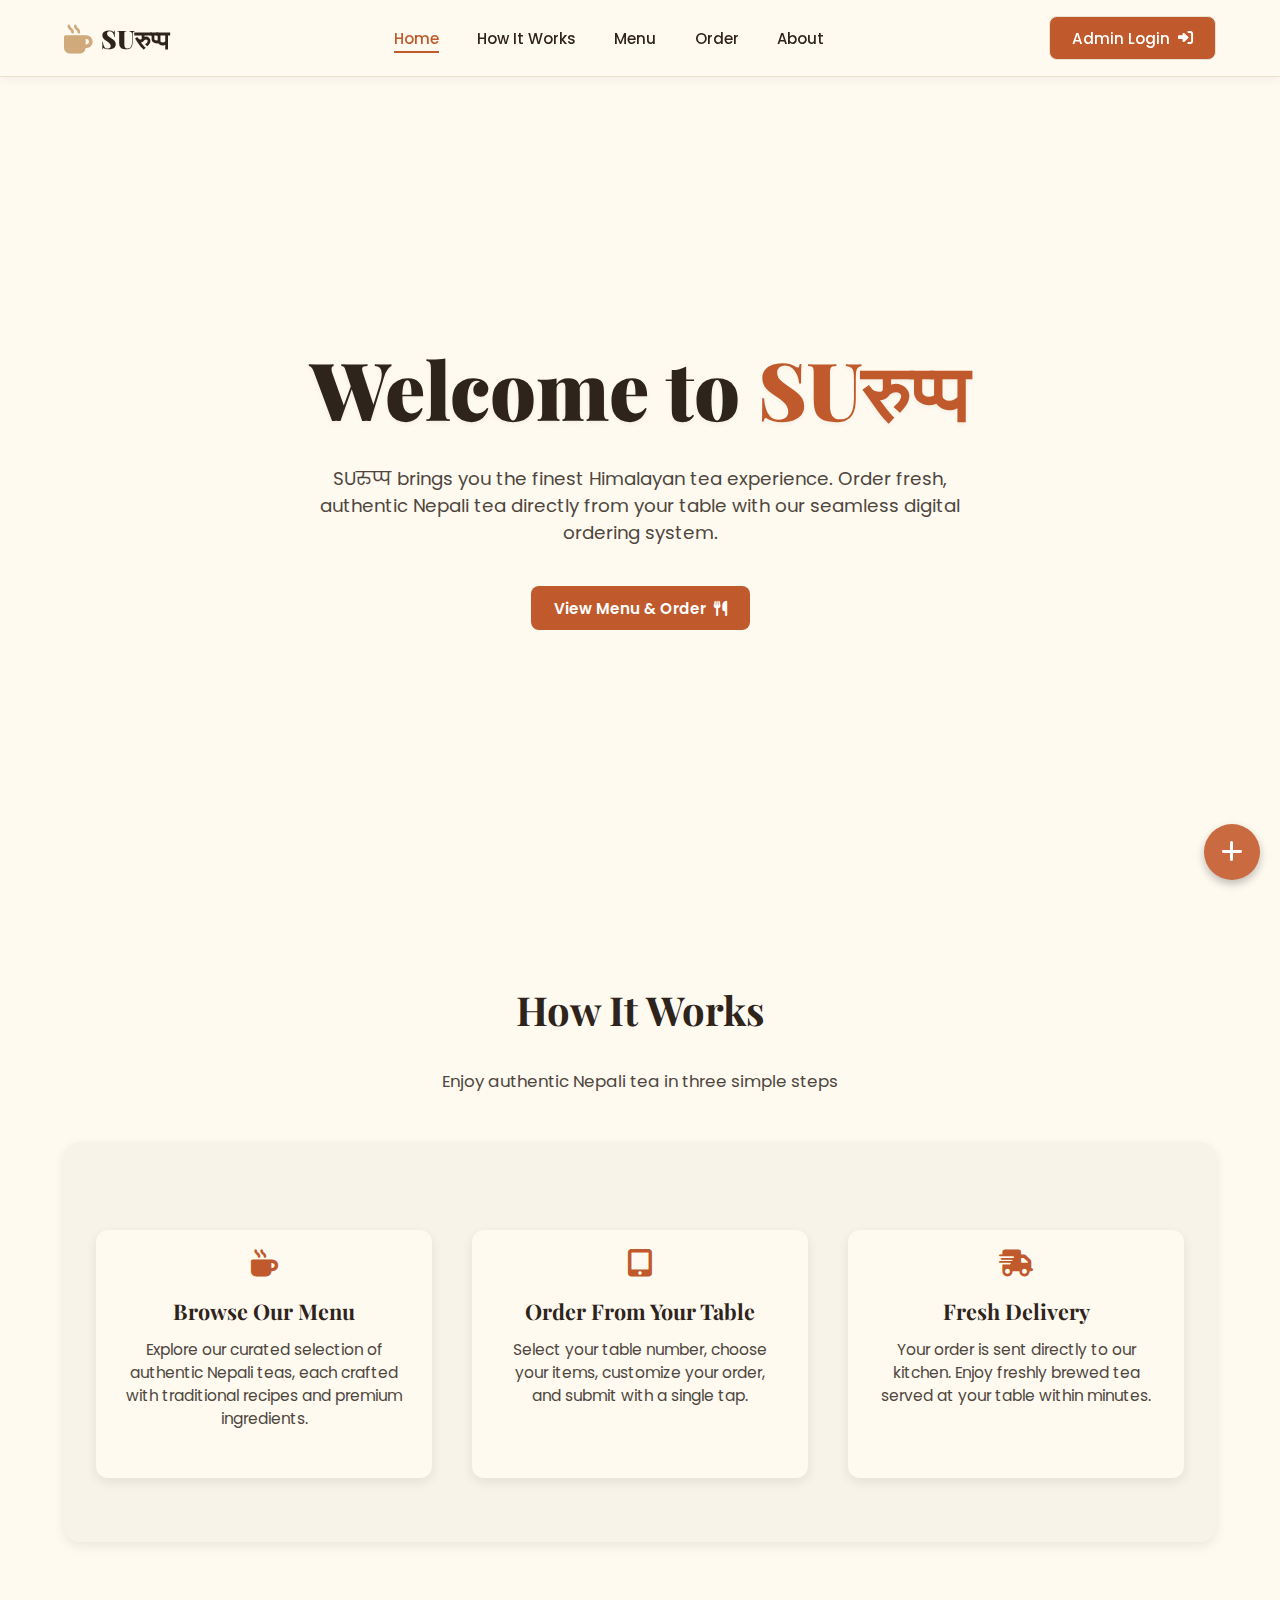
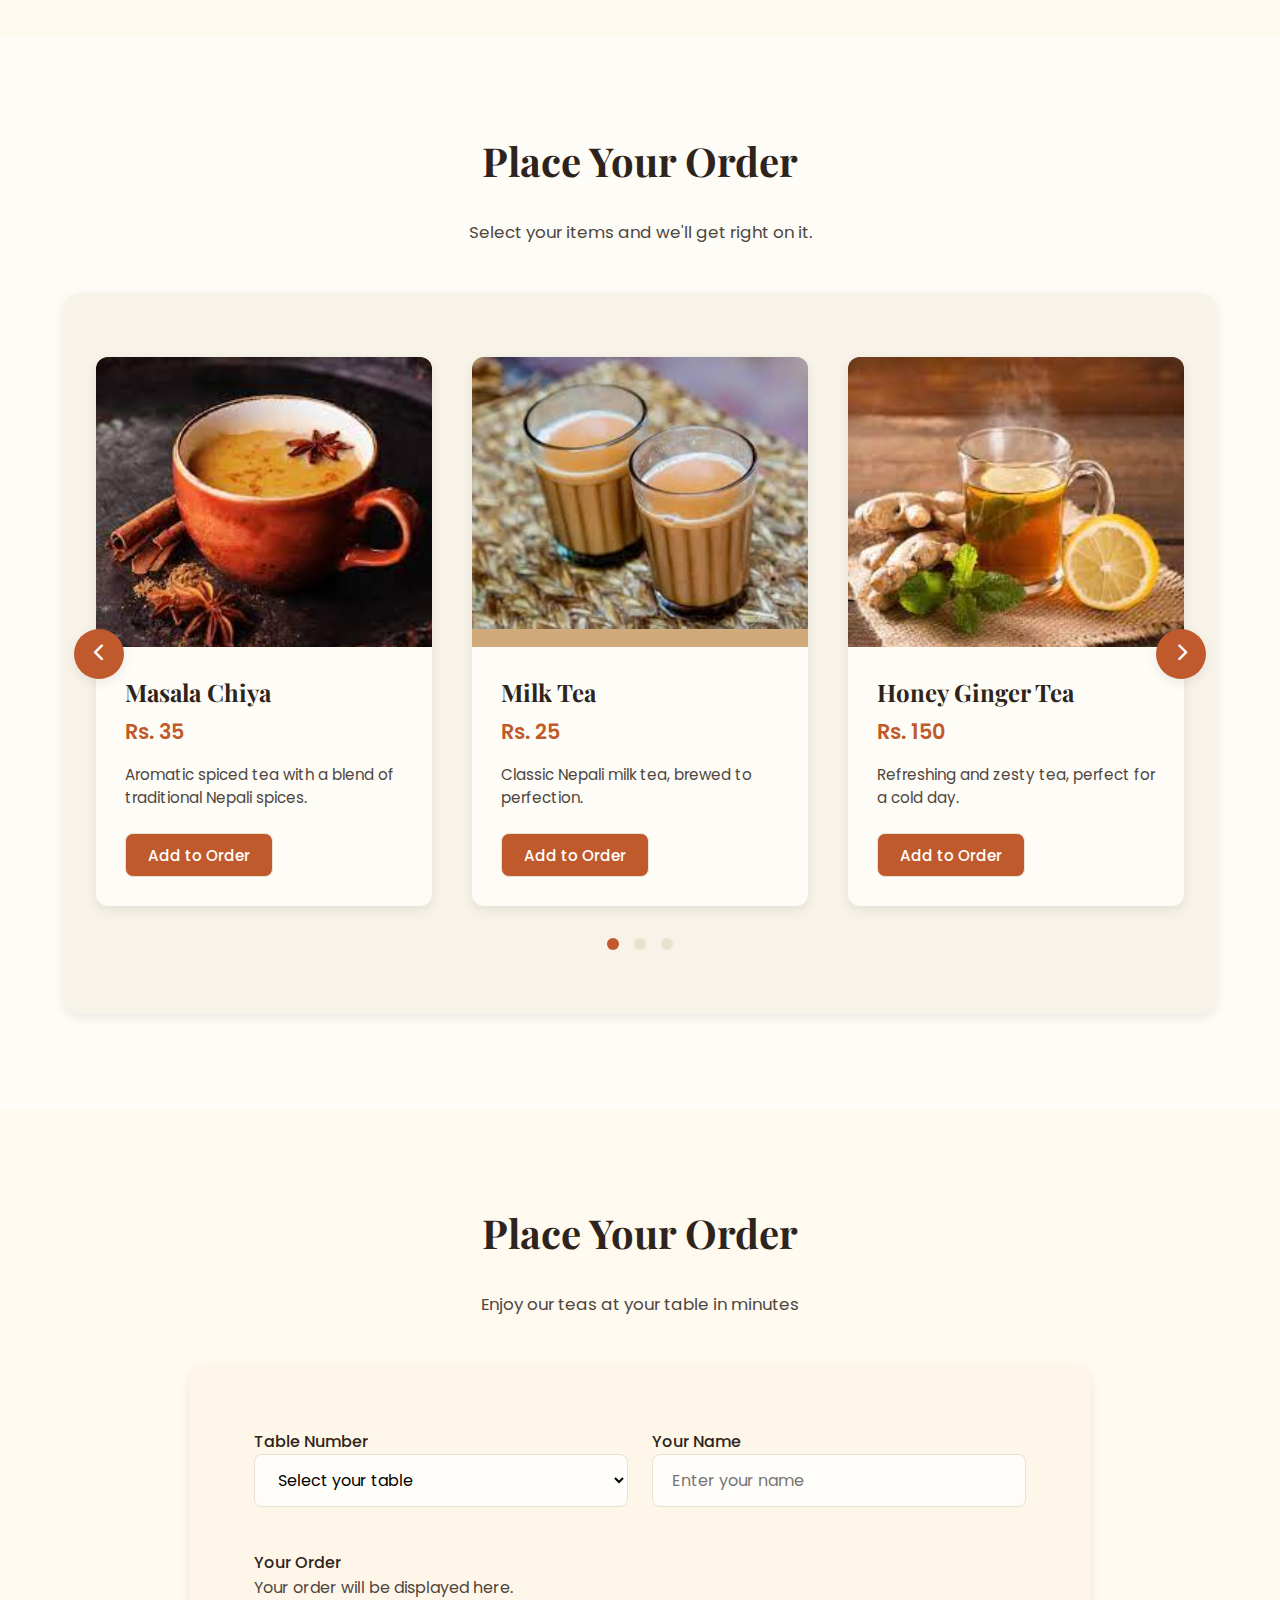
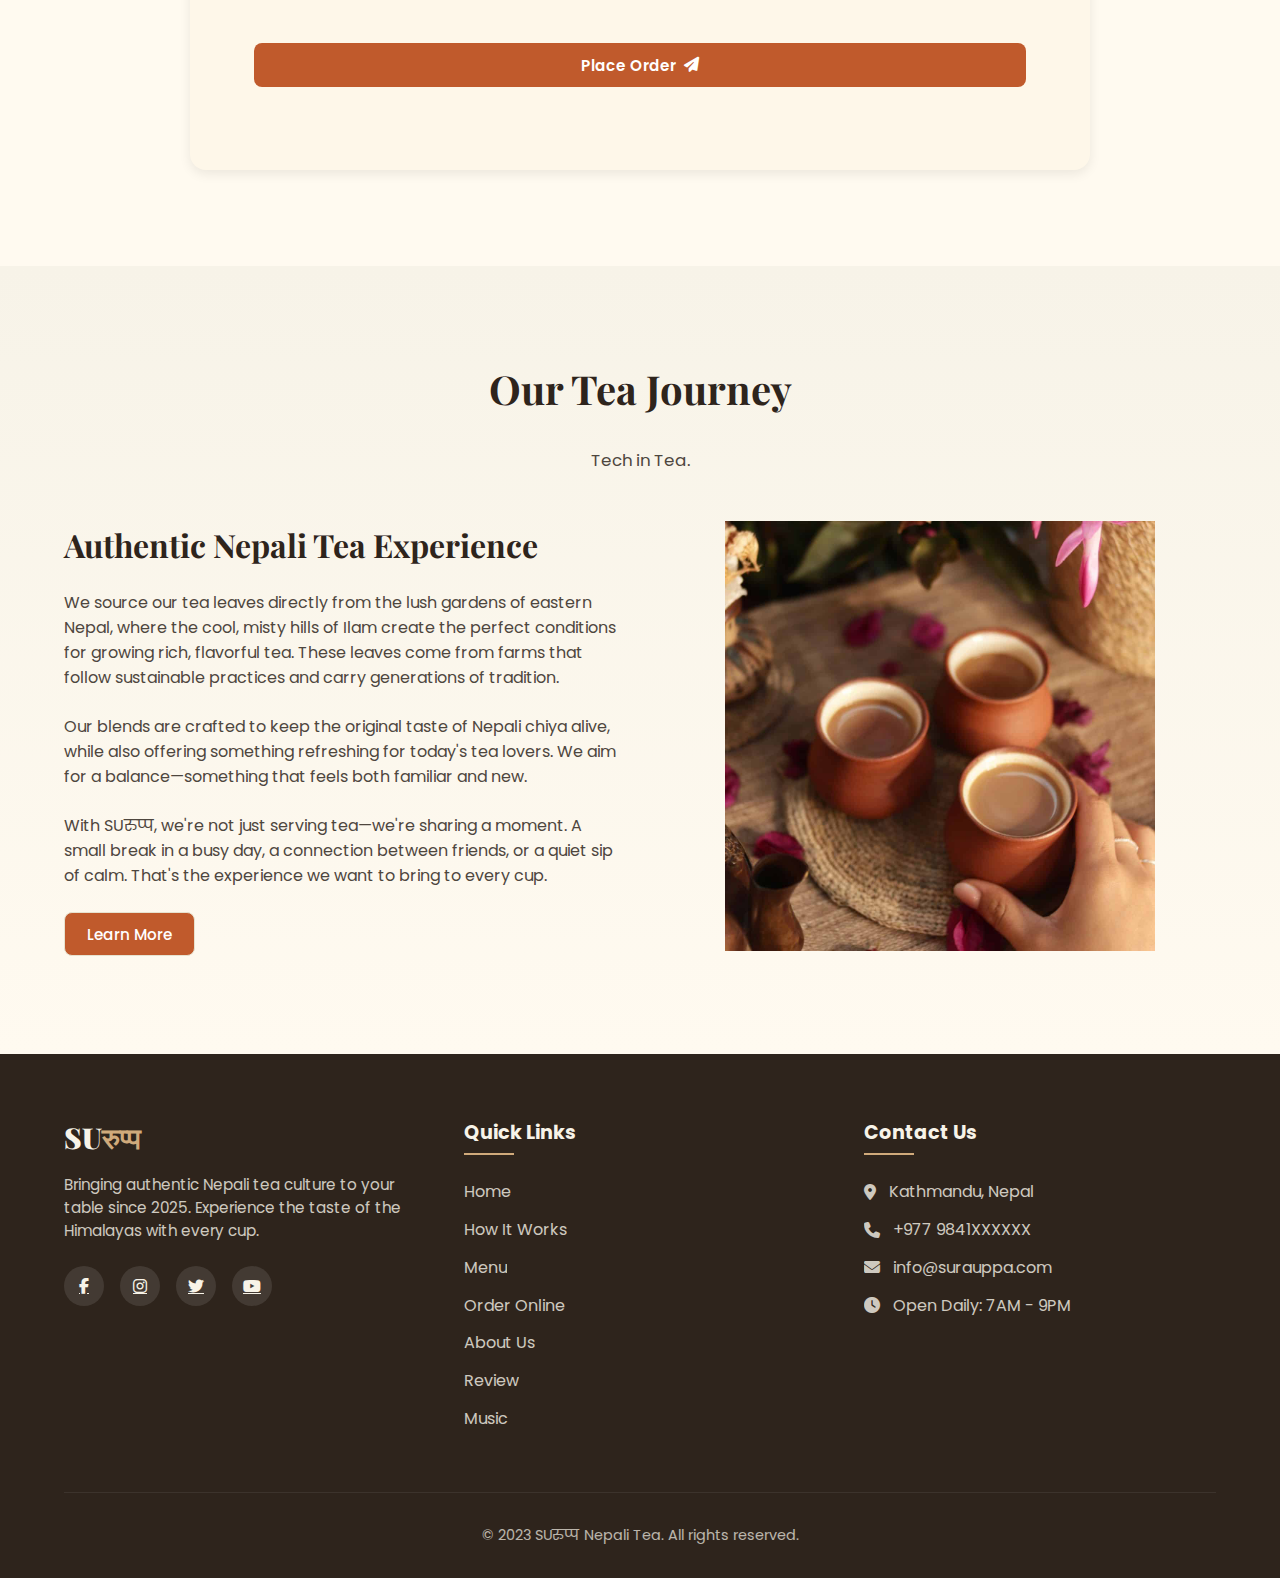
<file: index.html>
<!DOCTYPE html>
<html lang="en">
  <head>
    <meta charset="UTF-8" />
    <meta http-equiv="X-UA-Compatible" content="IE=edge" />
    <meta name="viewport" content="width=device-width, initial-scale=1.0" />
    <title>SUरुप्प • Authentic Nepali Tea Experience</title>
    <link
      href="https://fonts.googleapis.com/css2?family=Playfair+Display:wght@400;700;900&family=Poppins:wght@300;400;500;600&display=swap"
      rel="stylesheet"
    />
    <link
      rel="stylesheet"
      href="https://cdnjs.cloudflare.com/ajax/libs/font-awesome/6.5.0/css/all.min.css"
    />
    <link rel="stylesheet" href="index.css" />
    <link rel="stylesheet" href="fab.css" />
    <link rel="stylesheet" href="modal.css" />
  </head>

  <body>
    <header>
      <div class="container">
        <div class="navbar">
          <a href="#home" class="logo">
            <span class="logo__symbol">
              <i class="fas fa-mug-hot"></i>
            </span>
            <span class="logo__text">SUरुप्प</span>
          </a>
          <nav>
            <ul>
              <li><a href="#home" class="active">Home</a></li>
              <li><a href="#how" class="hidden">How It Works</a></li>
              <li><a href="#menu" class="hidden">Menu</a></li>
              <li><a href="#order" class="hidden">Order</a></li>
              <li><a href="#about" class="hidden">About</a></li>
            </ul>
          </nav>
          <!-- the emojies are used from fontawesome.com -->

          <a href="login.html">
            <button class="btn btn-outline">
              Admin Login <i class="fa-solid fa-right-to-bracket"></i>
            </button>
          </a>
        </div>
      </div>
    </header>

    <div class="hero" id="home">
      <div class="hero-content">
        <h1>Welcome to <span>SUरुप्प</span></h1>
        <p>
          SUरुप्प brings you the finest Himalayan tea experience. Order fresh,
          authentic Nepali tea directly from your table with our seamless
          digital ordering system.
        </p>
        <a href="#menu" class="btn btn-primary">
          View Menu & Order <i class="fa-solid fa-utensils"></i>
        </a>
      </div>
    </div>

    <div class="section" id="how">
      <div class="container">
        <h2 class="section-title">How It Works</h2>
        <p class="section-subtitle">
          Enjoy authentic Nepali tea in three simple steps
        </p>

        <div class="description">
          <div class="cards">
            <div class="card">
              <div class="card__icon"><i class="fa-solid fa-mug-hot"></i></div>
              <h3>Browse Our Menu</h3>
              <p>
                Explore our curated selection of authentic Nepali teas, each
                crafted with traditional recipes and premium ingredients.
              </p>
            </div>
            <div class="card">
              <div class="card__icon">
                <i class="fa-solid fa-tablet-screen-button"></i>
              </div>
              <h3>Order From Your Table</h3>
              <p>
                Select your table number, choose your items, customize your
                order, and submit with a single tap.
              </p>
            </div>
            <div class="card">
              <div class="card__icon">
                <i class="fa-solid fa-truck-fast"></i>
              </div>
              <h3>Fresh Delivery</h3>
              <p>
                Your order is sent directly to our kitchen. Enjoy freshly brewed
                tea served at your table within minutes.
              </p>
            </div>
          </div>
        </div>
      </div>
    </div>

    <div class="section menu" id="menu">
      <div class="container">
        <h2 class="section-title">Place Your Order</h2>
        <p class="section-subtitle">
          Select your items and we'll get right on it.
        </p>
        <div class="menu-container">
          <button class="menu-nav prev" onclick="prevMenu()">
            <i class="fas fa-chevron-left"></i>
          </button>
          <button class="menu-nav next" onclick="nextMenu()">
            <i class="fas fa-chevron-right"></i>
          </button>

          <div class="menu-grid">
            <div class="menu-item">
              <div class="menu-img">
                <img src="image\masala_chiya.jpeg" alt="Masala Chiya" />
              </div>
              <div class="menu-content">
                <h3 class="menu-title">Masala Chiya</h3>
                <div class="menu-price">Rs. 35</div>
                <p class="menu-desc">
                  Aromatic spiced tea with a blend of traditional Nepali spices.
                </p>
                <button class="btn btn-outline">Add to Order</button>
              </div>
            </div>

            <div class="menu-item">
              <div class="menu-img">
                <img src="image/milk_tea.jpeg" alt="Milk Tea" />
              </div>
              <div class="menu-content">
                <h3 class="menu-title">Milk Tea</h3>
                <div class="menu-price">Rs. 25</div>
                <p class="menu-desc">
                  Classic Nepali milk tea, brewed to perfection.
                </p>
                <button class="btn btn-outline">Add to Order</button>
              </div>
            </div>

            <div class="menu-item">
              <div class="menu-img">
                <img src="image/honey_ginger_tea.jpeg" alt="Honey Ginger Tea" />
              </div>
              <div class="menu-content">
                <h3 class="menu-title">Honey Ginger Tea</h3>
                <div class="menu-price">Rs. 150</div>
                <p class="menu-desc">
                  Refreshing and zesty tea, perfect for a cold day.
                </p>
                <button class="btn btn-outline">Add to Order</button>
              </div>
            </div>
          </div>

          <div class="menu-indicators" id="menuIndicators">
            <div class="indicator active" onclick="goToMenu(0)"></div>
            <div class="indicator" onclick="goToMenu(1)"></div>
            <div class="indicator" onclick="goToMenu(2)"></div>
          </div>
        </div>
      </div>
    </div>

    <div class="section" id="order">
      <div class="container">
        <h2 class="section-title">Place Your Order</h2>
        <p class="section-subtitle">Enjoy our teas at your table in minutes</p>

        <div class="order-panel">
          <form class="order-form" onsubmit="submitOrder(event)">
            <div class="form-group">
              <label for="table">Table Number</label>
              <select id="table" required>
                <option value="">Select your table</option>
                <option value="1">Table 1</option>
                <option value="2">Table 2</option>
                <option value="3">Table 3</option>
                <option value="4">Table 4</option>
                <option value="5">Table 5</option>
              </select>
            </div>

            <div class="form-group">
              <label for="name">Your Name</label>
              <input
                type="text"
                id="name"
                placeholder="Enter your name"
                required
              />
            </div>

            <div class="form-group full">
              <label for="order">Your Order</label>
              <div id="order">
                <div class="empty-order">Your order will be displayed here.</div>
              </div>
            </div>

            <div class="form-group full">
              <button type="submit" class="btn btn-primary" style="width: 100%">
                Place Order <i class="fa-solid fa-paper-plane"></i>
              </button>
            </div>
          </form>
        </div>
      </div>
    </div>

    <div class="section about" id="about">
      <div class="container">
        <h2 class="section-title">Our Tea Journey</h2>
        <p class="section-subtitle">Tech in Tea.</p>

        <div class="about-content">
          <div class="about-text">
            <h2>Authentic Nepali Tea Experience</h2>
            <p>
              We source our tea leaves directly from the lush gardens of eastern
              Nepal, where the cool, misty hills of Ilam create the perfect
              conditions for growing rich, flavorful tea. These leaves come from
              farms that follow sustainable practices and carry generations of
              tradition.
            </p>
            <p>
              Our blends are crafted to keep the original taste of Nepali chiya
              alive, while also offering something refreshing for today's tea
              lovers. We aim for a balance—something that feels both familiar
              and new.
            </p>
            <p>
              With SUरुप्प, we're not just serving tea—we're sharing a moment. A
              small break in a busy day, a connection between friends, or a
              quiet sip of calm. That's the experience we want to bring to every
              cup.
            </p>
            <a href="#" class="btn btn-outline">Learn More</a>
          </div>
          <div class="about-image">
            <img src="image/chiya1.jpg" alt="about-image" />
          </div>
        </div>
      </div>
    </div>

    <footer>
      <div class="container">
        <div class="footer-content">
          <div class="footer-about">
            <div class="footer-logo">SU<span>रुप्प</span></div>
            <p>
              Bringing authentic Nepali tea culture to your table since 2025.
              Experience the taste of the Himalayas with every cup.
            </p>
            <div class="social-links">
              <a href="#"><i class="fab fa-facebook-f"></i></a>
              <a href="#"><i class="fab fa-instagram"></i></a>
              <a href="#"><i class="fab fa-twitter"></i></a>
              <a href="#"><i class="fab fa-youtube"></i></a>
            </div>
          </div>

          <div class="footer-links">
            <h3 class="footer-title">Quick Links</h3>
            <ul>
              <li><a href="#home">Home</a></li>
              <li><a href="#how">How It Works</a></li>
              <li><a href="#menu">Menu</a></li>
              <li><a href="#order">Order Online</a></li>
              <li><a href="#about">About Us</a></li>
              <li><a href="#review">Review</a></li>
              <li><a href="#music">Music</a></li>
            </ul>
          </div>

          <div class="footer-contact">
            <h3 class="footer-title">Contact Us</h3>
            <p><i class="fas fa-map-marker-alt"></i> Kathmandu, Nepal</p>
            <p><i class="fas fa-phone"></i> +977 9841XXXXXX</p>
            <p><i class="fas fa-envelope"></i> info@surauppa.com</p>
            <p><i class="fas fa-clock"></i> Open Daily: 7AM - 9PM</p>
          </div>
        </div>

        <div class="copyright">
          &copy; 2023 SUरुप्प Nepali Tea. All rights reserved.
        </div>
      </div>
    </footer>

    <!-- for the icon, review and music section -->
    <div class="fab-container">
      <button class="fab-main" id="fab-toggle">
        <i class="fas fa-plus"></i>
      </button>
      <div class="fab-options" id="fab-options">
        <button
          class="fab-option"
          id="fav-option1"
          data-section="reviews.html"
          title="Write a Review"
        >
          <i class="fas fa-star"></i>
        </button>
        <button
          class="fab-option"
          id="fav-option2"
          data-section="music.html"
          title="Request Music"
        >
          <i class="fas fa-music"></i>
        </button>
      </div>
    </div>

    <!-- Modal container -->
    <div id="reviewModal" class="modal-overlay" style="display: none">
      <div class="modal-content" id="reviewContent"></div>
    </div>

    <script>
      // Select all nav links
      const navLinks = document.querySelectorAll("nav a");

      navLinks.forEach((link) => {
        link.addEventListener("click", function () {
          // Remove active from all
          navLinks.forEach((nav) => nav.classList.remove("active"));
          // Add active to the clicked link
          this.classList.add("active");
        });
      });
    </script>

    <script src="fab.js"></script>

    <script>
      document
        .querySelector('[data-section="reviews.html"]')
        .addEventListener("click", function () {
          fetch("review.html")
            .then((res) => res.text())
            .then((data) => {
              document.getElementById("reviewContent").innerHTML = data;
              document.getElementById("reviewModal").style.display = "flex";

              // === Attach events after loading ===
              const form = document.querySelector(".review-form");
              const reviewsList = document.getElementById("reviews-list");
              const closeBtn = document.querySelector(".close-btn");

              // Close popup
              closeBtn.addEventListener("click", () => {
                document.getElementById("reviewModal").style.display = "none";
              });

              // Handle form submit
              form.addEventListener("submit", function (e) {
                e.preventDefault();
                const name = document.getElementById("name").value;
                const rating = document.getElementById("rating").value;
                const review = document.getElementById("review").value;

                const reviewCard = document.createElement("div");
                reviewCard.className = "review-card";
                reviewCard.innerHTML = `
          <h3>${name} (${rating}⭐)</h3>
          <p>${review}</p>`;

                reviewsList.appendChild(reviewCard);
                form.reset();
              });
            });
        });

      document
        .querySelector('[data-section="music.html"]')
        .addEventListener("click", function () {
          fetch("music.html")
            .then((res) => res.text())
            .then((data) => {
              document.getElementById("reviewContent").innerHTML = data;
              document.getElementById("reviewModal").style.display = "flex";

              // === Attach events after loading ===
              const form = document.querySelector(".music-form");
              const musicQueue = document.getElementById("music-queue");
              const closeBtn = document.querySelector(".close-btn");

              let queueNumber = 1;

              // Show empty queue message initially
              if (musicQueue.children.length === 0) {
                showEmptyQueueMessage();
              }

              // Close popup
              closeBtn.addEventListener("click", () => {
                document.getElementById("reviewModal").style.display = "none";
              });

              // Handle form submit
              form.addEventListener("submit", function (e) {
                e.preventDefault();
                const songName = document.getElementById("song-name").value;
                const artistName = document.getElementById("artist-name").value;
                const requesterName =
                  document.getElementById("requester-name").value;

                // Remove empty queue message if it exists
                const emptyMessage = document.querySelector(".empty-queue");
                if (emptyMessage) {
                  emptyMessage.remove();
                }

                const queueItem = document.createElement("div");
                queueItem.className = "queue-item";
                queueItem.innerHTML = `
            <div class="queue-number">${queueNumber}</div>
            <div class="song-info">${songName}</div>
            <div class="artist-info">by ${artistName}</div>
            ${
              requesterName
                ? `<div class="requester-info">Requested by ${requesterName}</div>`
                : ""
            }
          `;

                musicQueue.appendChild(queueItem);
                queueNumber++;
                form.reset();

                // Add a small animation effect
                queueItem.style.opacity = "0";
                queueItem.style.transform = "translateY(20px)";
                setTimeout(() => {
                  queueItem.style.transition = "all 0.3s ease";
                  queueItem.style.opacity = "1";
                  queueItem.style.transform = "translateY(0)";
                }, 10);
              });

              function showEmptyQueueMessage() {
                const emptyDiv = document.createElement("div");
                emptyDiv.className = "empty-queue";
                emptyDiv.innerHTML =
                  "No songs in queue yet. Add the first song! 🎵";
                musicQueue.appendChild(emptyDiv);
              }
            });
        });
    </script>
  </body>
</html>
</file>
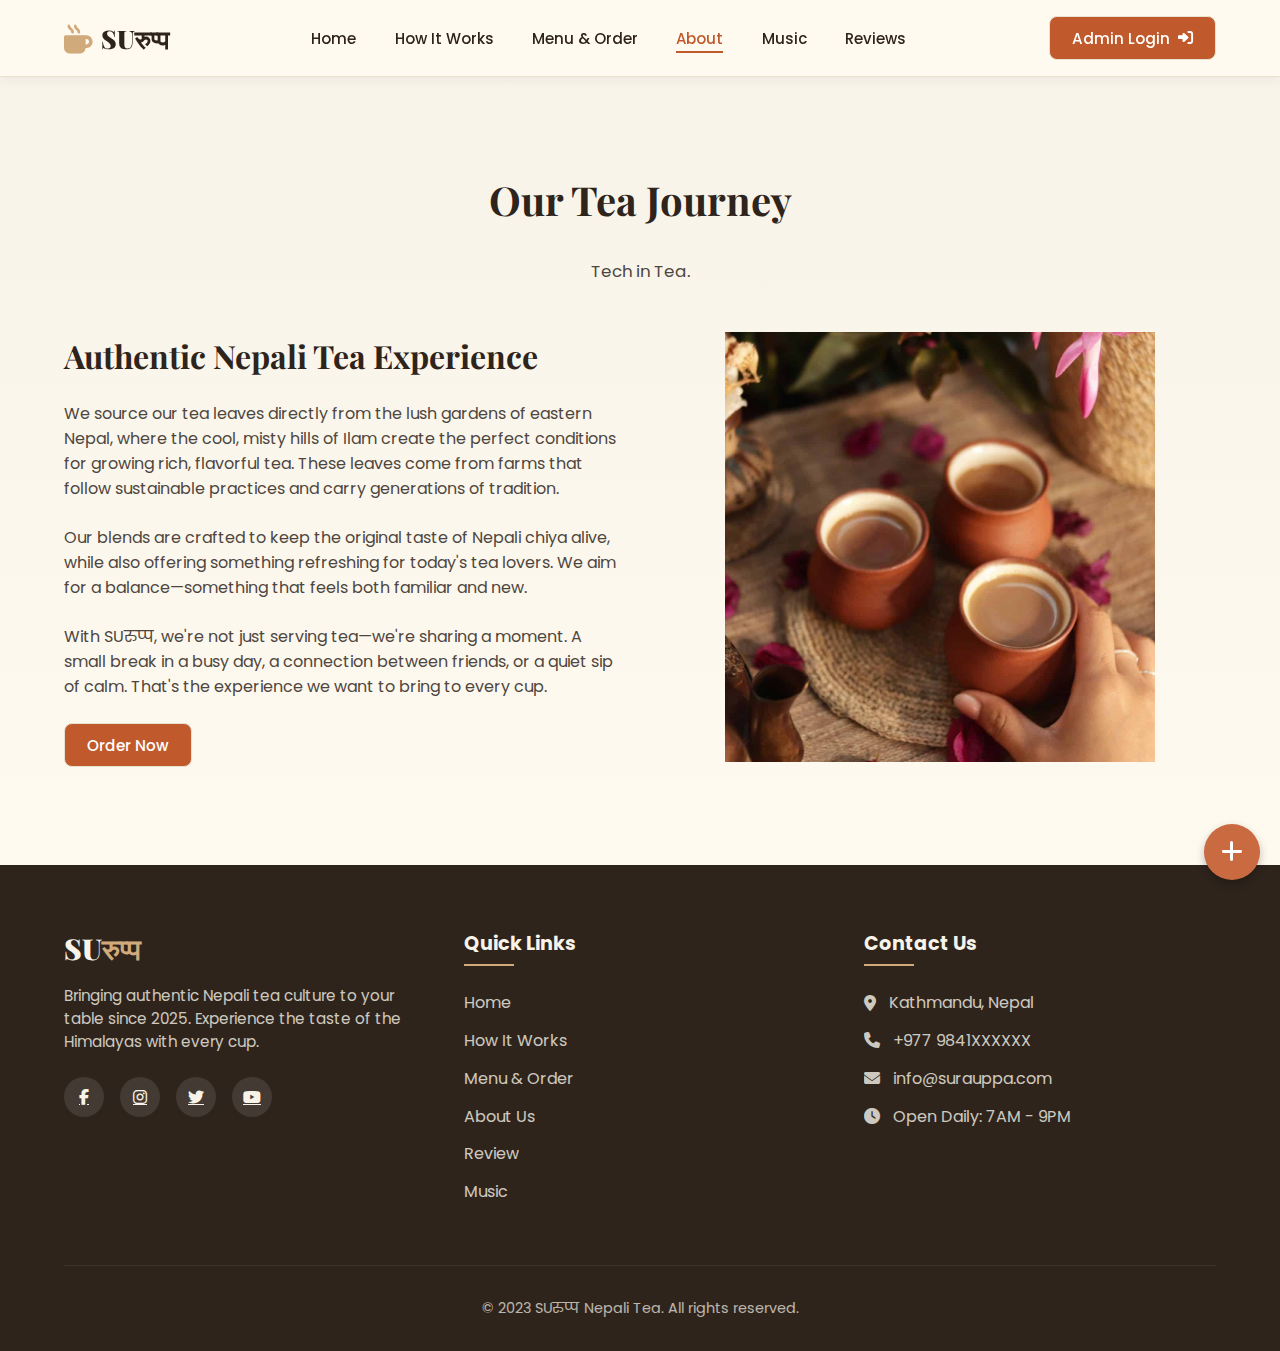
<file: about.html>
<!DOCTYPE html>
<html lang="en">
  <head>
    <meta charset="UTF-8" />
    <meta http-equiv="X-UA-Compatible" content="IE=edge" />
    <meta name="viewport" content="width=device-width, initial-scale=1.0" />
    <title>About • SUरुप्प Authentic Nepali Tea</title>
    <link
      href="https://fonts.googleapis.com/css2?family=Playfair+Display:wght@400;700;900&family=Poppins:wght@300;400;500;600&display=swap"
      rel="stylesheet"
    />
    <link
      rel="stylesheet"
      href="https://cdnjs.cloudflare.com/ajax/libs/font-awesome/6.5.0/css/all.min.css"
    />
    <link rel="stylesheet" href="index.css" />
    <link rel="stylesheet" href="fab.css" />
    <link rel="stylesheet" href="modal.css" />
  </head>

  <body>
    <header>
      <div class="container">
        <div class="navbar">
          <a href="home.html" class="logo">
            <span class="logo__symbol">
              <i class="fas fa-mug-hot"></i>
            </span>
            <span class="logo__text">SUरुप्प</span>
          </a>
          <nav>
            <ul>
              <li><a href="home.html">Home</a></li>
              <li><a href="home.html#how">How It Works</a></li>
              <li><a href="menu.html">Menu & Order</a></li>
              <li><a href="about.html" class="active">About</a></li>
              <li><a href="music.html">Music</a></li>
              <li><a href="review.html">Reviews</a></li>
            </ul>
          </nav>

          <a href="login.html">
            <button class="btn btn-outline">
              Admin Login <i class="fa-solid fa-right-to-bracket"></i>
            </button>
          </a>
        </div>
      </div>
    </header>

    <div class="section about">
      <div class="container">
        <h2 class="section-title">Our Tea Journey</h2>
        <p class="section-subtitle">Tech in Tea.</p>

        <div class="about-content">
          <div class="about-text">
            <h2>Authentic Nepali Tea Experience</h2>
            <p>
              We source our tea leaves directly from the lush gardens of eastern
              Nepal, where the cool, misty hills of Ilam create the perfect
              conditions for growing rich, flavorful tea. These leaves come from
              farms that follow sustainable practices and carry generations of
              tradition.
            </p>
            <p>
              Our blends are crafted to keep the original taste of Nepali chiya
              alive, while also offering something refreshing for today's tea
              lovers. We aim for a balance—something that feels both familiar
              and new.
            </p>
            <p>
              With SUरुप्प, we're not just serving tea—we're sharing a moment. A
              small break in a busy day, a connection between friends, or a
              quiet sip of calm. That's the experience we want to bring to every
              cup.
            </p>
            <a href="menu.html" class="btn btn-outline">Order Now</a>
          </div>
          <div class="about-image">
            <img src="image/chiya1.jpg" alt="about-image" />
          </div>
        </div>
      </div>
    </div>

    <footer>
      <div class="container">
        <div class="footer-content">
          <div class="footer-about">
            <div class="footer-logo">SU<span>रुप्प</span></div>
            <p>
              Bringing authentic Nepali tea culture to your table since 2025.
              Experience the taste of the Himalayas with every cup.
            </p>
            <div class="social-links">
              <a href="#"><i class="fab fa-facebook-f"></i></a>
              <a href="#"><i class="fab fa-instagram"></i></a>
              <a href="#"><i class="fab fa-twitter"></i></a>
              <a href="#"><i class="fab fa-youtube"></i></a>
            </div>
          </div>

          <div class="footer-links">
            <h3 class="footer-title">Quick Links</h3>
            <ul>
              <li><a href="home.html">Home</a></li>
              <li><a href="home.html#how">How It Works</a></li>
              <li><a href="menu.html">Menu & Order</a></li>
              <li><a href="about.html">About Us</a></li>
              <li><a href="review.html">Review</a></li>
              <li><a href="music.html">Music</a></li>
            </ul>
          </div>

          <div class="footer-contact">
            <h3 class="footer-title">Contact Us</h3>
            <p><i class="fas fa-map-marker-alt"></i> Kathmandu, Nepal</p>
            <p><i class="fas fa-phone"></i> +977 9841XXXXXX</p>
            <p><i class="fas fa-envelope"></i> info@surauppa.com</p>
            <p><i class="fas fa-clock"></i> Open Daily: 7AM - 9PM</p>
          </div>
        </div>

        <div class="copyright">
          &copy; 2023 SUरुप्प Nepali Tea. All rights reserved.
        </div>
      </div>
    </footer>

    <!-- for the icon, review and music section -->
    <div class="fab-container">
      <button class="fab-main" id="fab-toggle">
        <i class="fas fa-plus"></i>
      </button>
      <div class="fab-options" id="fab-options">
        <button
          class="fab-option"
          id="fav-option1"
          data-section="review.html"
          title="Write a Review"
        >
          <i class="fas fa-star"></i>
        </button>
        <button
          class="fab-option"
          id="fav-option2"
          data-section="music.html"
          title="Request Music"
        >
          <i class="fas fa-music"></i>
        </button>
      </div>
    </div>

    <script src="fab.js"></script>
  </body>
</html>
</file>
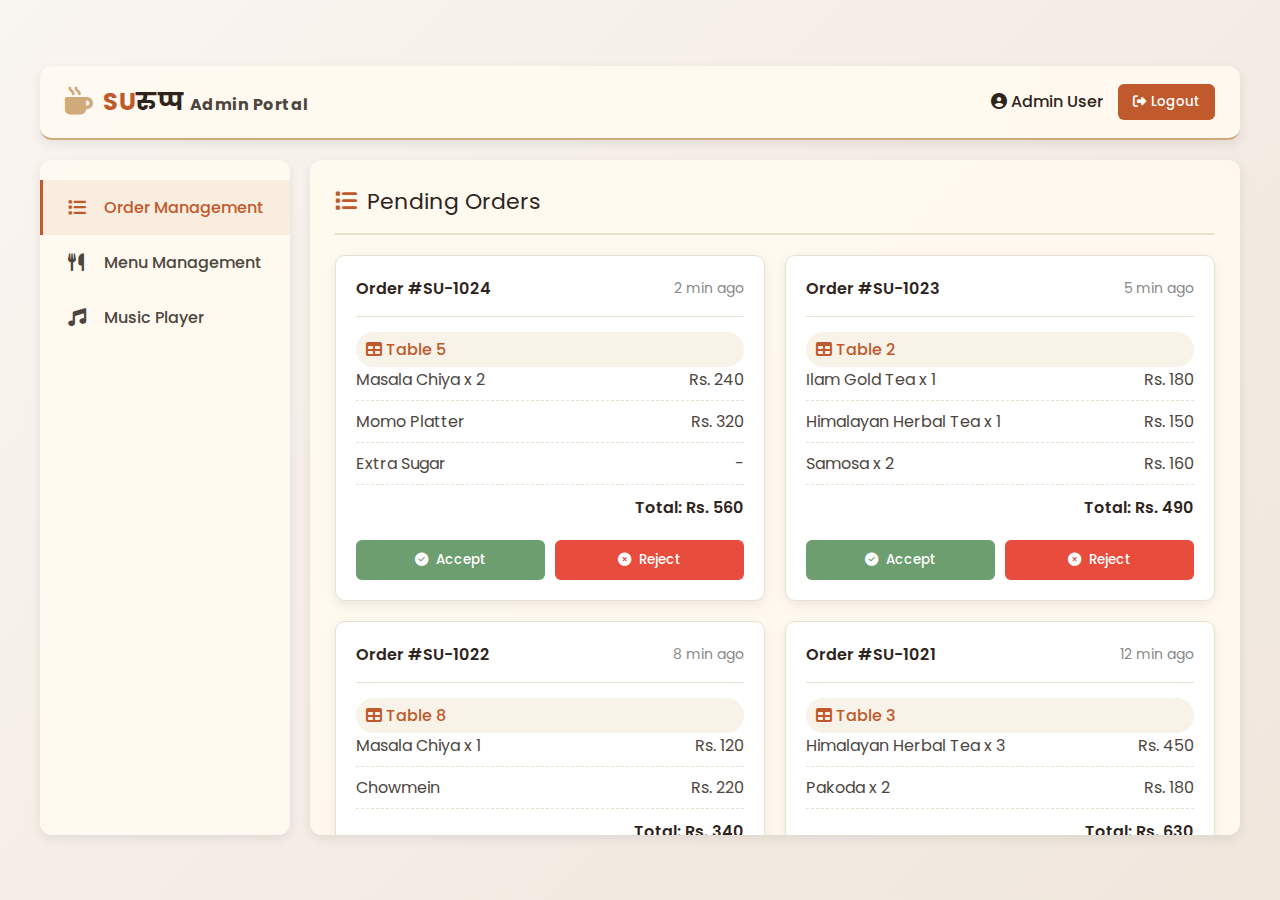
<file: admin.html>
<!DOCTYPE html>
<html lang="en">

<head>
    <meta charset="UTF-8">
    <meta name="viewport" content="width=device-width, initial-scale=1.0">
    <title>Admin Portal</title>
    <link
        href="https://fonts.googleapis.com/css2?family=Playfair+Display:wght@400;700;900&family=Poppins:wght@300;400;500;600&display=swap"
        rel="stylesheet" />
    <link rel="stylesheet" href="https://cdnjs.cloudflare.com/ajax/libs/font-awesome/6.5.0/css/all.min.css" />
    <link rel="stylesheet" href="admin.css">
</head>

<body>
    <!-- Admin Dashboard -->
    <div class="container" id="adminDashboard">
        <!-- Header -->
        <div class="header">
            <div class="logo">
                <div class="logo-icon">
                    <i class="fas fa-mug-hot"></i>
                </div>
                <div class="logo-text" onclick="location.href='index.html'">SU<span>रुप्प</span> <small
                        style="font-size: 16px; color: var(--text-body);">Admin Portal</small></div>
            </div>
            <div class="admin-info">
                <div class="admin-name">
                    <i class="fas fa-user-circle"></i> Admin User
                </div>
                <button class="logout-btn">
                    <i class="fas fa-sign-out-alt"></i> Logout
                </button>
            </div>
        </div>

        <!-- Main Content -->
        <div class="main-content">
            <!-- Sidebar -->
            <div class="sidebar">
                <div class="nav-item active" onclick="showPanel('ordersPanel')">
                    <div class="nav-icon">
                        <i class="fas fa-list"></i>
                    </div>
                    <div>Order Management</div>
                </div>
                <div class="nav-item" onclick="showPanel('menuPanel')">
                    <div class="nav-icon">
                        <i class="fas fa-utensils"></i>
                    </div>
                    <div>Menu Management</div>
                </div>
                <div class="nav-item" onclick="showPanel('musicPanel')">
                    <div class="nav-icon">
                        <i class="fas fa-music"></i>
                    </div>
                    <div>Music Player</div>
                </div>
            </div>

            <!-- Content Panel -->
            <div class="content-panel">
                <!-- Orders Panel -->
                <div id="ordersPanel">
                    <div class="panel-title">
                        <i class="fas fa-list"></i> Pending Orders
                    </div>

                    <div class="orders-grid">
                        <!-- Order Card 1 -->
                        <div class="order-card">
                            <div class="order-header">
                                <div class="order-id">Order #SU-1024</div>
                                <div class="order-time">2 min ago</div>
                            </div>
                            <div class="order-table">
                                <i class="fas fa-table"></i> Table 5
                            </div>

                            <div class="order-details">
                                <div class="order-item">
                                    <div>Masala Chiya x 2</div>
                                    <div>Rs. 240</div>
                                </div>
                                <div class="order-item">
                                    <div>Momo Platter</div>
                                    <div>Rs. 320</div>
                                </div>
                                <div class="order-item">
                                    <div>Extra Sugar</div>
                                    <div>-</div>
                                </div>

                                <div class="order-total">
                                    Total: Rs. 560
                                </div>
                            </div>

                            <div class="order-actions">
                                <button class="action-btn accept-btn">
                                    <i class="fas fa-check-circle"></i> Accept
                                </button>
                                <button class="action-btn reject-btn">
                                    <i class="fas fa-times-circle"></i> Reject
                                </button>
                            </div>
                        </div>

                        <!-- Order Card 2 -->
                        <div class="order-card">
                            <div class="order-header">
                                <div class="order-id">Order #SU-1023</div>
                                <div class="order-time">5 min ago</div>
                            </div>
                            <div class="order-table">
                                <i class="fas fa-table"></i> Table 2
                            </div>

                            <div class="order-details">
                                <div class="order-item">
                                    <div>Ilam Gold Tea x 1</div>
                                    <div>Rs. 180</div>
                                </div>
                                <div class="order-item">
                                    <div>Himalayan Herbal Tea x 1</div>
                                    <div>Rs. 150</div>
                                </div>
                                <div class="order-item">
                                    <div>Samosa x 2</div>
                                    <div>Rs. 160</div>
                                </div>

                                <div class="order-total">
                                    Total: Rs. 490
                                </div>
                            </div>

                            <div class="order-actions">
                                <button class="action-btn accept-btn">
                                    <i class="fas fa-check-circle"></i> Accept
                                </button>
                                <button class="action-btn reject-btn">
                                    <i class="fas fa-times-circle"></i> Reject
                                </button>
                            </div>
                        </div>

                        <!-- Order Card 3 -->
                        <div class="order-card">
                            <div class="order-header">
                                <div class="order-id">Order #SU-1022</div>
                                <div class="order-time">8 min ago</div>
                            </div>
                            <div class="order-table">
                                <i class="fas fa-table"></i> Table 8
                            </div>

                            <div class="order-details">
                                <div class="order-item">
                                    <div>Masala Chiya x 1</div>
                                    <div>Rs. 120</div>
                                </div>
                                <div class="order-item">
                                    <div>Chowmein</div>
                                    <div>Rs. 220</div>
                                </div>

                                <div class="order-total">
                                    Total: Rs. 340
                                </div>
                            </div>

                            <div class="order-actions">
                                <button class="action-btn accept-btn">
                                    <i class="fas fa-check-circle"></i> Accept
                                </button>
                                <button class="action-btn reject-btn">
                                    <i class="fas fa-times-circle"></i> Reject
                                </button>
                            </div>
                        </div>

                        <!-- Order Card 4 -->
                        <div class="order-card">
                            <div class="order-header">
                                <div class="order-id">Order #SU-1021</div>
                                <div class="order-time">12 min ago</div>
                            </div>
                            <div class="order-table">
                                <i class="fas fa-table"></i> Table 3
                            </div>

                            <div class="order-details">
                                <div class="order-item">
                                    <div>Himalayan Herbal Tea x 3</div>
                                    <div>Rs. 450</div>
                                </div>
                                <div class="order-item">
                                    <div>Pakoda x 2</div>
                                    <div>Rs. 180</div>
                                </div>

                                <div class="order-total">
                                    Total: Rs. 630
                                </div>
                            </div>

                            <div class="order-actions">
                                <button class="action-btn accept-btn">
                                    <i class="fas fa-check-circle"></i> Accept
                                </button>
                                <button class="action-btn reject-btn">
                                    <i class="fas fa-times-circle"></i> Reject
                                </button>
                            </div>
                        </div>
                    </div>
                </div>

                <!-- Music Panel -->
                <div class="hidden" id="musicPanel">
                    <div class="panel-title">
                        <i class="fas fa-music"></i> Background Music Player
                    </div>

                    <div class="music-container">
                        <!-- Music Player Controls -->
                        <div class="player-controls">
                            <div class="player-info">
                                <div class="now-playing-title">No Song Playing</div>
                                <div class="now-playing-artist">Select a song to start</div>
                            </div>
                            <div class="player-buttons">
                                <button class="music-btn" id="prevBtn" title="Previous">
                                    <i class="fas fa-step-backward"></i>
                                </button>
                                <button class="music-btn play-btn" id="playBtn" title="Play/Pause">
                                    <i class="fas fa-play"></i>
                                </button>
                                <button class="music-btn" id="nextBtn" title="Next">
                                    <i class="fas fa-step-forward"></i>
                                </button>
                                <button class="music-btn" id="stopBtn" title="Stop">
                                    <i class="fas fa-stop"></i>
                                </button>
                            </div>
                            <div class="volume-control">
                                <i class="fas fa-volume-up"></i>
                                <input type="range" id="volumeSlider" min="0" max="100" value="50" class="volume-slider">
                            </div>
                        </div>

                        <!-- Progress Bar -->
                        <div class="progress-container">
                            <div class="progress-bar">
                                <div class="progress-fill" id="progressFill"></div>
                            </div>
                            <div class="time-display">
                                <span id="currentTime">0:00</span>
                                <span>/</span>
                                <span id="duration">0:00</span>
                            </div>
                        </div>

                        <!-- Hidden Audio Element -->
                        <audio id="audioPlayer"></audio>

                        <!-- Playlist Section -->
                        <div class="playlist-section">
                            <div class="playlist-header">
                                <h3>Pending Orders Music Queue (Priority Order)</h3>
                                <div class="filter-controls">
                                    <input type="text" id="searchMusic" placeholder="Search music..." class="search-input">
                                    <select id="priorityFilter" class="priority-filter">
                                        <option value="all">All Priorities</option>
                                        <option value="high">High Priority</option>
                                        <option value="medium">Medium Priority</option>
                                        <option value="low">Low Priority</option>
                                    </select>
                                </div>
                            </div>

                            <div class="music-grid" id="musicGrid">
                                <!-- Music items will be dynamically loaded here based on pending orders -->
                                <div class="music-item priority-high" data-priority="high" data-track-id="1">
                                    <div class="music-item-header">
                                        <div class="priority-badge high">HIGH PRIORITY</div>
                                        <div class="order-ref">Order #SU-1024</div>
                                    </div>
                                    <div class="music-item-content">
                                        <h4 class="music-title">Background Jazz Collection</h4>
                                        <p class="music-artist">Smooth Ambient</p>
                                        <p class="music-description">Relaxing jazz perfect for dining</p>
                                    </div>
                                    <div class="music-item-controls">
                                        <button class="play-music-btn" data-src="music/jazz.mp3">
                                            <i class="fas fa-play-circle"></i> Play
                                        </button>
                                        <span class="music-duration">3:45</span>
                                    </div>
                                </div>

                                <div class="music-item priority-medium" data-priority="medium" data-track-id="2">
                                    <div class="music-item-header">
                                        <div class="priority-badge medium">MEDIUM PRIORITY</div>
                                        <div class="order-ref">Order #SU-1023</div>
                                    </div>
                                    <div class="music-item-content">
                                        <h4 class="music-title">Classical Instrumental</h4>
                                        <p class="music-artist">Symphony Orchestra</p>
                                        <p class="music-description">Elegant classical music collection</p>
                                    </div>
                                    <div class="music-item-controls">
                                        <button class="play-music-btn" data-src="music/classical.mp3">
                                            <i class="fas fa-play-circle"></i> Play
                                        </button>
                                        <span class="music-duration">4:20</span>
                                    </div>
                                </div>

                                <div class="music-item priority-low" data-priority="low" data-track-id="3">
                                    <div class="music-item-header">
                                        <div class="priority-badge low">LOW PRIORITY</div>
                                        <div class="order-ref">Order #SU-1022</div>
                                    </div>
                                    <div class="music-item-content">
                                        <h4 class="music-title">Modern Pop Mix</h4>
                                        <p class="music-artist">Contemporary Artists</p>
                                        <p class="music-description">Upbeat modern pop collection</p>
                                    </div>
                                    <div class="music-item-controls">
                                        <button class="play-music-btn" data-src="music/pop.mp3">
                                            <i class="fas fa-play-circle"></i> Play
                                        </button>
                                        <span class="music-duration">3:30</span>
                                    </div>
                                </div>
                            </div>
                        </div>
                    </div>
                </div>

                <!-- Menu Panel -->
                <div class="hidden" id="menuPanel">

                    <!-- Main Content -->
                    <div class="container">
                        <div class="card">
                            <div class="card-header">
                                <div class="panel-title">
                                    <i class="fas fa-utensils"></i> Menu Management
                                </div>
                                <button class="add-btn" id="addItemBtn">
                                    <i class="fas fa-plus"></i> Add Item
                                </button>
                            </div>

                            <table>
                                <thead>
                                    <tr>
                                        <th>Name</th>
                                        <th>Category</th>
                                        <th>Price (in Rs.)</th>
                                        <th>Actions</th>
                                    </tr>
                                </thead>
                                <tbody>
                                    <tr>
                                        <td>Masala Chiya</td>
                                        <td>Tea</td>
                                        <td>30/-</td>
                                        <td>
                                            <button class="icon-btn edit" onclick="openEditModal()">
                                                <i class="fa-solid fa-pen-to-square"></i>
                                            </button>
                                            <button class="icon-btn delete" onclick="openDeleteModal()">
                                                <i class="fa-solid fa-trash"></i>
                                            </button>
                                        </td>
                                    </tr>
                                    <tr>
                                        <td>Ginger Lemon Chiya</td>
                                        <td>Tea</td>
                                        <td>25/-</td>
                                        <td>
                                            <button class="icon-btn edit" onclick="openEditModal()">
                                                <i class="fa-solid fa-pen-to-square"></i>
                                            </button>
                                            <button class="icon-btn delete" onclick="openDeleteModal()">
                                                <i class="fas fa-trash"></i>
                                            </button>
                                        </td>
                                    </tr>
                                    <tr>
                                        <td>Samosa</td>
                                        <td>Snacks</td>
                                        <td>25/-</td>
                                        <td>
                                            <button class="icon-btn edit" onclick="openEditModal()">
                                                <i class="fa-solid fa-pen-to-square"></i>
                                            </button>
                                            <button class="icon-btn delete" onclick="openDeleteModal()">
                                                <i class="fas fa-trash"></i>
                                            </button>
                                        </td>
                                    </tr>
                                    <tr>
                                        <td>Milk Tea</td>
                                        <td>Tea</td>
                                        <td>50/-</td>
                                        <td>
                                            <button class="icon-btn edit" onclick="openEditModal()">
                                                <i class="fa-solid fa-pen-to-square"></i>
                                            </button>
                                            <button class="icon-btn delete" onclick="openDeleteModal()">
                                                <i class="fas fa-trash"></i>
                                            </button>
                                        </td>
                                    </tr>
                                    <tr>
                                        <td>Butter Biscuit</td>
                                        <td>Snacks</td>
                                        <td>20/-</td>
                                        <td>
                                            <button class="icon-btn edit" onclick="openEditModal()">
                                                <i class="fa-solid fa-pen-to-square"></i>
                                            </button>
                                            <button class="icon-btn delete" onclick="openDeleteModal()">
                                                <i class="fas fa-trash"></i>
                                            </button>
                                        </td>
                                    </tr>
                                    <tr>
                                        <td>Ilam Gold Tea</td>
                                        <td>Tea</td>
                                        <td>80/-</td>
                                        <td>
                                            <button class="icon-btn edit" onclick="openEditModal()">
                                                <i class="fa-solid fa-pen-to-square"></i>
                                            </button>
                                            <button class="icon-btn delete" onclick="openDeleteModal()">
                                                <i class="fas fa-trash"></i>
                                            </button>
                                        </td>
                                    </tr>
                                    <tr>
                                        <td>Aloo Chop</td>
                                        <td>Snacks</td>
                                        <td>40/-</td>
                                        <td>
                                            <button class="icon-btn edit" onclick="openEditModal()">
                                                <i class="fa-solid fa-pen-to-square"></i>
                                            </button>
                                            <button class="icon-btn delete" onclick="openDeleteModal()">
                                                <i class="fas fa-trash"></i>
                                            </button>
                                        </td>
                                    </tr>
                                </tbody>
                            </table>
                        </div>
                    </div>
                </div>

                <!-- Add/Edit Modal -->
                <div class="modal" id="addEditModal">
                    <div class="modal-content">
                        <div class="modal-header">
                            <h2><i class="fas fa-utensils"></i> <span id="modalTitle">Add Menu Item</span></h2>
                            <button class="close-btn" onclick="closeModal('addEditModal')">
                                <i class="fas fa-times"></i>
                            </button>
                        </div>
                        <div class="modal-body">
                            <div class="form-group">
                                <label for="itemName"><i class="fas fa-tag"></i> Name</label>
                                <input type="text" id="itemName" placeholder="Enter item name">
                            </div>

                            <div class="form-group">
                                <label for="itemDescription"><i class="fas fa-align-left"></i> Description</label>
                                <textarea id="itemDescription" placeholder="Enter item description"></textarea>
                            </div>

                            <div class="form-group">
                                <label for="itemPrice"><i class="fas fa-rupee-sign"></i> Price (Rs.)</label>
                                <input type="number" id="itemPrice" placeholder="Enter price">
                            </div>

                            <div class="form-group">
                                <label for="itemCategory"><i class="fas fa-list"></i> Category</label>
                                <select id="itemCategory">
                                    <option value="tea">Tea</option>
                                    <option value="snacks">Snacks</option>
                                    <option value="main">Main Course</option>
                                    <option value="dessert">Desserts</option>
                                </select>
                            </div>

                            <div class="form-group">
                                <label for="itemIcon"><i class="fas fa-coffee"></i> Icon</label>
                                <select id="itemIcon">
                                    <option value="coffee">Coffee Cup</option>
                                    <option value="mug">Mug</option>
                                    <option value="teapot">Teapot</option>
                                    <option value="cookie">Cookie</option>
                                </select>
                            </div>

                            <div class="form-actions">
                                <button class="btn btn-outline" onclick="closeModal('addEditModal')">
                                    <i class="fas fa-times"></i> Cancel
                                </button>
                                <button class="btn btn-primary" id="saveItemBtn">
                                    <i class="fas fa-save"></i> Save Item
                                </button>
                            </div>
                        </div>
                    </div>
                </div>

                <!-- Delete Confirmation Modal -->
                <div class="modal" id="deleteModal">
                    <div class="modal-content">
                        <div class="modal-header">
                            <h2><i class="fas fa-trash"></i> Delete Item</h2>
                            <button class="close-btn" onclick="closeModal('deleteModal')">
                                <i class="fas fa-times"></i>
                            </button>
                        </div>
                        <div class="delete-confirm">
                            <p>Are you sure you want to delete <strong id="deleteItemName">Masala Chiya</strong>?</p>
                            <p>This action cannot be undone.</p>
                            <div class="delete-actions">
                                <button class="btn btn-cancel" onclick="closeModal('deleteModal')">
                                    <i class="fas fa-times"></i> Cancel
                                </button>
                                <button class="btn btn-delete" onclick="deleteItem()">
                                    <i class="fas fa-trash"></i> Delete
                                </button>
                            </div>
                        </div>
                    </div>
                </div>


                <script>
                    // Show/hide panels
                    function showPanel(panelId) {
                        document.getElementById('ordersPanel').classList.add('hidden');
                        document.getElementById('menuPanel').classList.add('hidden');
                        document.getElementById('musicPanel').classList.add('hidden');
                        document.getElementById(panelId).classList.remove('hidden');

                        const navItems = document.querySelectorAll('.nav-item');
                        navItems.forEach(item => item.classList.remove('active'));

                        if (panelId === 'ordersPanel') {
                            navItems[0].classList.add('active');
                        } else if (panelId === 'menuPanel') {
                            navItems[1].classList.add('active');
                        } else if (panelId === 'musicPanel') {
                            navItems[2].classList.add('active');
                        }
                    }

                    // Modal functions
                    function openAddModal() {
                        document.getElementById('modalTitle').textContent = 'Add Menu Item';
                        document.getElementById('itemName').value = '';
                        document.getElementById('itemDescription').value = '';
                        document.getElementById('itemPrice').value = '';
                        document.getElementById('itemCategory').value = 'tea';
                        document.getElementById('itemIcon').value = 'coffee';
                        openModal('addEditModal');
                    }

                    function openEditModal() {
                        document.getElementById('modalTitle').textContent = 'Edit Menu Item';
                        document.getElementById('itemName').value = 'Masala Chiya';
                        document.getElementById('itemDescription').value = 'Aromatic spiced tea with a blend of traditional Nepali spices.';
                        document.getElementById('itemPrice').value = '30';
                        document.getElementById('itemCategory').value = 'tea';
                        document.getElementById('itemIcon').value = 'coffee';
                        openModal('addEditModal');
                    }

                    function openDeleteModal() {
                        document.getElementById('deleteItemName').textContent = 'Masala Chiya';
                        openModal('deleteModal');
                    }

                    function openModal(modalId) {
                        document.getElementById(modalId).classList.add('active');
                    }

                    function closeModal(modalId) {
                        document.getElementById(modalId).classList.remove('active');
                    }

                    function saveItem() {
                        const name = document.getElementById('itemName').value;
                        if (name) {
                            alert(`"${name}" saved successfully!`);
                            closeModal('addEditModal');
                        } else {
                            alert('Please enter a name for the item');
                        }
                    }

                    function deleteItem() {
                        const name = document.getElementById('deleteItemName').textContent;
                        alert(`"${name}" deleted successfully!`);
                        closeModal('deleteModal');
                    }

                    // Add event listeners
                    document.getElementById('addItemBtn').addEventListener('click', openAddModal);
                    document.getElementById('saveItemBtn').addEventListener('click', saveItem);

                    // Close modal when clicking outside
                    document.querySelectorAll('.modal').forEach(modal => {
                        modal.addEventListener('click', (e) => {
                            if (e.target === modal) {
                                closeModal(modal.id);
                            }
                        });
                    });

                    // Order action buttons
                    document.querySelectorAll('.action-btn').forEach(button => {
                        button.addEventListener('click', function () {
                            const orderCard = this.closest('.order-card');
                            if (this.classList.contains('accept-btn')) {
                                orderCard.style.borderLeft = '4px solid var(--accent)';
                                this.innerHTML = '<i class="fas fa-check-circle"></i> Accepted';
                                this.disabled = true;
                                this.nextElementSibling.remove();
                            } else if (this.classList.contains('reject-btn')) {
                                orderCard.style.borderLeft = '4px solid #e74c3c';
                                this.innerHTML = '<i class="fas fa-times-circle"></i> Rejected';
                                this.disabled = true;
                                this.previousElementSibling.remove();
                            }
                        });
                    });

                    // ===== MUSIC PLAYER FUNCTIONALITY =====
                    let currentTrackIndex = 0;
                    let isPlaying = false;
                    const audioPlayer = document.getElementById('audioPlayer');
                    const playBtn = document.getElementById('playBtn');

                    // Initialize music player
                    function initMusicPlayer() {
                        // Play music button listeners
                        document.querySelectorAll('.play-music-btn').forEach((btn, index) => {
                            btn.addEventListener('click', function(e) {
                                e.preventDefault();
                                const musicItem = this.closest('.music-item');
                                const title = musicItem.querySelector('.music-title').textContent;
                                const artist = musicItem.querySelector('.music-artist').textContent;
                                const src = this.getAttribute('data-src');
                                
                                playTrack(src, title, artist, index);
                            });
                        });

                        // Previous button
                        if (document.getElementById('prevBtn')) {
                            document.getElementById('prevBtn').addEventListener('click', previousTrack);
                        }

                        // Next button
                        if (document.getElementById('nextBtn')) {
                            document.getElementById('nextBtn').addEventListener('click', nextTrack);
                        }

                        // Stop button
                        if (document.getElementById('stopBtn')) {
                            document.getElementById('stopBtn').addEventListener('click', stopTrack);
                        }

                        // Play/Pause button
                        if (playBtn) {
                            playBtn.addEventListener('click', togglePlayPause);
                        }

                        // Volume control
                        const volumeSlider = document.getElementById('volumeSlider');
                        if (volumeSlider) {
                            volumeSlider.addEventListener('change', setVolume);
                        }

                        // Update progress bar
                        audioPlayer.addEventListener('timeupdate', updateProgressBar);
                        audioPlayer.addEventListener('ended', nextTrack);

                        // Priority filter
                        const priorityFilter = document.getElementById('priorityFilter');
                        if (priorityFilter) {
                            priorityFilter.addEventListener('change', filterByPriority);
                        }

                        // Search functionality
                        const searchMusic = document.getElementById('searchMusic');
                        if (searchMusic) {
                            searchMusic.addEventListener('keyup', searchMusic);
                        }
                    }

                    // Play track function
                    function playTrack(src, title, artist, index) {
                        currentTrackIndex = index;
                        audioPlayer.src = src;
                        audioPlayer.play();
                        isPlaying = true;
                        playBtn.innerHTML = '<i class="fas fa-pause"></i>';
                        playBtn.title = 'Pause';
                        
                        // Update now playing info
                        document.querySelector('.now-playing-title').textContent = title;
                        document.querySelector('.now-playing-artist').textContent = artist;

                        // Visual feedback - highlight current track
                        document.querySelectorAll('.music-item').forEach((item, i) => {
                            item.classList.toggle('playing', i === index);
                        });
                    }

                    // Toggle play/pause
                    function togglePlayPause() {
                        if (audioPlayer.src) {
                            if (isPlaying) {
                                audioPlayer.pause();
                                isPlaying = false;
                                playBtn.innerHTML = '<i class="fas fa-play"></i>';
                                playBtn.title = 'Play';
                            } else {
                                audioPlayer.play();
                                isPlaying = true;
                                playBtn.innerHTML = '<i class="fas fa-pause"></i>';
                                playBtn.title = 'Pause';
                            }
                        }
                    }

                    // Next track (respecting priority)
                    function nextTrack() {
                        const visibleItems = document.querySelectorAll('.music-item:not(.hidden)');
                        if (visibleItems.length === 0) return;
                        currentTrackIndex = (currentTrackIndex + 1) % visibleItems.length;
                        const nextItem = visibleItems[currentTrackIndex];
                        const src = nextItem.querySelector('.play-music-btn').getAttribute('data-src');
                        const title = nextItem.querySelector('.music-title').textContent;
                        const artist = nextItem.querySelector('.music-artist').textContent;
                        playTrack(src, title, artist, currentTrackIndex);
                    }

                    // Previous track
                    function previousTrack() {
                        const visibleItems = document.querySelectorAll('.music-item:not(.hidden)');
                        if (visibleItems.length === 0) return;
                        currentTrackIndex = (currentTrackIndex - 1 + visibleItems.length) % visibleItems.length;
                        const prevItem = visibleItems[currentTrackIndex];
                        const src = prevItem.querySelector('.play-music-btn').getAttribute('data-src');
                        const title = prevItem.querySelector('.music-title').textContent;
                        const artist = prevItem.querySelector('.music-artist').textContent;
                        playTrack(src, title, artist, currentTrackIndex);
                    }

                    // Stop track
                    function stopTrack() {
                        audioPlayer.pause();
                        audioPlayer.currentTime = 0;
                        isPlaying = false;
                        playBtn.innerHTML = '<i class="fas fa-play"></i>';
                        playBtn.title = 'Play';
                        document.querySelector('.now-playing-title').textContent = 'No Song Playing';
                        document.querySelector('.now-playing-artist').textContent = 'Select a song to start';
                        document.querySelectorAll('.music-item').forEach(item => item.classList.remove('playing'));
                    }

                    // Set volume
                    function setVolume() {
                        const volume = document.getElementById('volumeSlider').value / 100;
                        audioPlayer.volume = volume;
                    }

                    // Update progress bar
                    function updateProgressBar() {
                        const duration = audioPlayer.duration || 0;
                        const currentTime = audioPlayer.currentTime || 0;
                        const progress = (currentTime / duration) * 100 || 0;
                        
                        document.getElementById('progressFill').style.width = progress + '%';
                        document.getElementById('currentTime').textContent = formatTime(currentTime);
                        document.getElementById('duration').textContent = formatTime(duration);
                    }

                    // Format time
                    function formatTime(seconds) {
                        const mins = Math.floor(seconds / 60);
                        const secs = Math.floor(seconds % 60);
                        return `${mins}:${secs.toString().padStart(2, '0')}`;
                    }

                    // Filter by priority
                    function filterByPriority() {
                        const filter = document.getElementById('priorityFilter').value;
                        document.querySelectorAll('.music-item').forEach(item => {
                            if (filter === 'all' || item.getAttribute('data-priority') === filter) {
                                item.classList.remove('hidden');
                            } else {
                                item.classList.add('hidden');
                            }
                        });
                    }

                    // Search music
                    function searchMusic() {
                        const searchTerm = document.getElementById('searchMusic').value.toLowerCase();
                        document.querySelectorAll('.music-item').forEach(item => {
                            const title = item.querySelector('.music-title').textContent.toLowerCase();
                            const artist = item.querySelector('.music-artist').textContent.toLowerCase();
                            if (title.includes(searchTerm) || artist.includes(searchTerm)) {
                                item.classList.remove('hidden');
                            } else {
                                item.classList.add('hidden');
                            }
                        });
                    }

                    // Initialize music player when page loads
                    if (document.readyState === 'loading') {
                        document.addEventListener('DOMContentLoaded', initMusicPlayer);
                    } else {
                        initMusicPlayer();
                    }
                </script>
            </div>
        </div>
    </div>
</body>

</html>
</file>
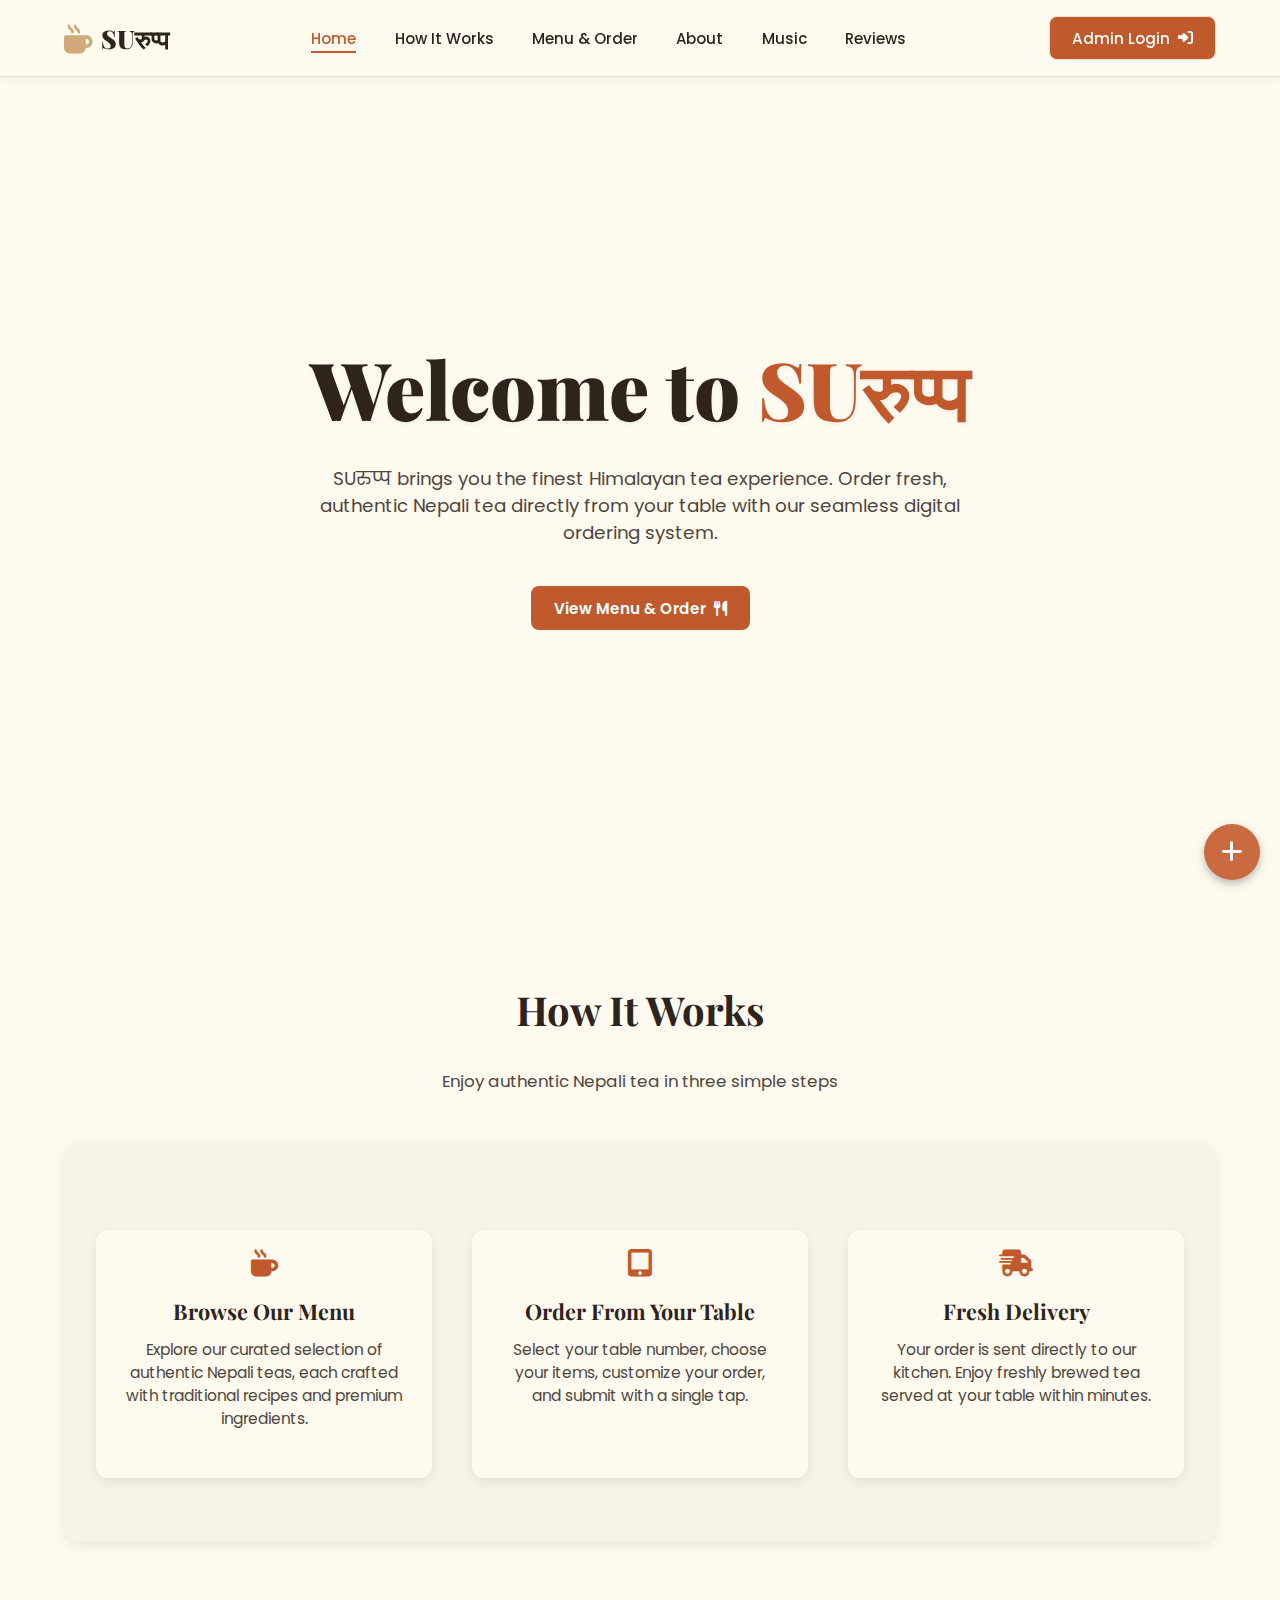
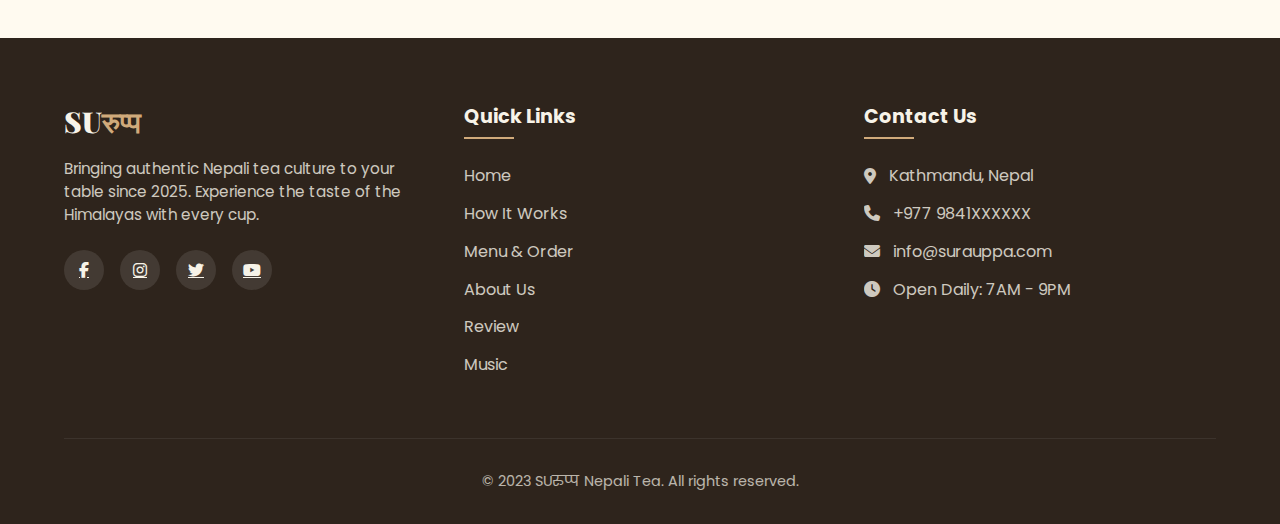
<file: home.html>
<!DOCTYPE html>
<html lang="en">
  <head>
    <meta charset="UTF-8" />
    <meta http-equiv="X-UA-Compatible" content="IE=edge" />
    <meta name="viewport" content="width=device-width, initial-scale=1.0" />
    <title>Home • SUरुप्प Authentic Nepali Tea</title>
    <link
      href="https://fonts.googleapis.com/css2?family=Playfair+Display:wght@400;700;900&family=Poppins:wght@300;400;500;600&display=swap"
      rel="stylesheet"
    />
    <link
      rel="stylesheet"
      href="https://cdnjs.cloudflare.com/ajax/libs/font-awesome/6.5.0/css/all.min.css"
    />
    <link rel="stylesheet" href="index.css" />
    <link rel="stylesheet" href="fab.css" />
    <link rel="stylesheet" href="modal.css" />
  </head>

  <body>
    <header>
      <div class="container">
        <div class="navbar">
          <a href="home.html" class="logo">
            <span class="logo__symbol">
              <i class="fas fa-mug-hot"></i>
            </span>
            <span class="logo__text">SUरुप्प</span>
          </a>
          <nav>
            <ul>
              <li><a href="home.html" class="active">Home</a></li>
              <li><a href="home.html#how">How It Works</a></li>
              <li><a href="menu.html">Menu & Order</a></li>
              <li><a href="about.html">About</a></li>
              <li><a href="music.html">Music</a></li>
              <li><a href="review.html">Reviews</a></li>
            </ul>
          </nav>

          <a href="login.html">
            <button class="btn btn-outline">
              Admin Login <i class="fa-solid fa-right-to-bracket"></i>
            </button>
          </a>
        </div>
      </div>
    </header>

    <div class="hero">
      <div class="hero-content">
        <h1>Welcome to <span>SUरुप्प</span></h1>
        <p>
          SUरुप्प brings you the finest Himalayan tea experience. Order fresh,
          authentic Nepali tea directly from your table with our seamless
          digital ordering system.
        </p>
        <a href="menu.html" class="btn btn-primary">
          View Menu & Order <i class="fa-solid fa-utensils"></i>
        </a>
      </div>
    </div>

    <div class="section" id="how">
      <div class="container">
        <h2 class="section-title">How It Works</h2>
        <p class="section-subtitle">
          Enjoy authentic Nepali tea in three simple steps
        </p>

        <div class="description">
          <div class="cards">
            <div class="card">
              <div class="card__icon"><i class="fa-solid fa-mug-hot"></i></div>
              <h3>Browse Our Menu</h3>
              <p>
                Explore our curated selection of authentic Nepali teas, each
                crafted with traditional recipes and premium ingredients.
              </p>
            </div>
            <div class="card">
              <div class="card__icon">
                <i class="fa-solid fa-tablet-screen-button"></i>
              </div>
              <h3>Order From Your Table</h3>
              <p>
                Select your table number, choose your items, customize your
                order, and submit with a single tap.
              </p>
            </div>
            <div class="card">
              <div class="card__icon">
                <i class="fa-solid fa-truck-fast"></i>
              </div>
              <h3>Fresh Delivery</h3>
              <p>
                Your order is sent directly to our kitchen. Enjoy freshly brewed
                tea served at your table within minutes.
              </p>
            </div>
          </div>
        </div>
      </div>
    </div>

    <footer>
      <div class="container">
        <div class="footer-content">
          <div class="footer-about">
            <div class="footer-logo">SU<span>रुप्प</span></div>
            <p>
              Bringing authentic Nepali tea culture to your table since 2025.
              Experience the taste of the Himalayas with every cup.
            </p>
            <div class="social-links">
              <a href="#"><i class="fab fa-facebook-f"></i></a>
              <a href="#"><i class="fab fa-instagram"></i></a>
              <a href="#"><i class="fab fa-twitter"></i></a>
              <a href="#"><i class="fab fa-youtube"></i></a>
            </div>
          </div>

          <div class="footer-links">
            <h3 class="footer-title">Quick Links</h3>
            <ul>
              <li><a href="home.html">Home</a></li>
              <li><a href="home.html#how">How It Works</a></li>
              <li><a href="menu.html">Menu & Order</a></li>
              <li><a href="about.html">About Us</a></li>
              <li><a href="review.html">Review</a></li>
              <li><a href="music.html">Music</a></li>
            </ul>
          </div>

          <div class="footer-contact">
            <h3 class="footer-title">Contact Us</h3>
            <p><i class="fas fa-map-marker-alt"></i> Kathmandu, Nepal</p>
            <p><i class="fas fa-phone"></i> +977 9841XXXXXX</p>
            <p><i class="fas fa-envelope"></i> info@surauppa.com</p>
            <p><i class="fas fa-clock"></i> Open Daily: 7AM - 9PM</p>
          </div>
        </div>

        <div class="copyright">
          &copy; 2023 SUरुप्प Nepali Tea. All rights reserved.
        </div>
      </div>
    </footer>

    <!-- for the icon, review and music section -->
    <div class="fab-container">
      <button class="fab-main" id="fab-toggle">
        <i class="fas fa-plus"></i>
      </button>
      <div class="fab-options" id="fab-options">
        <button
          class="fab-option"
          id="fav-option1"
          data-section="review.html"
          title="Write a Review"
        >
          <i class="fas fa-star"></i>
        </button>
        <button
          class="fab-option"
          id="fav-option2"
          data-section="music.html"
          title="Request Music"
        >
          <i class="fas fa-music"></i>
        </button>
      </div>
    </div>

    <script src="fab.js"></script>
  </body>
</html>
</file>
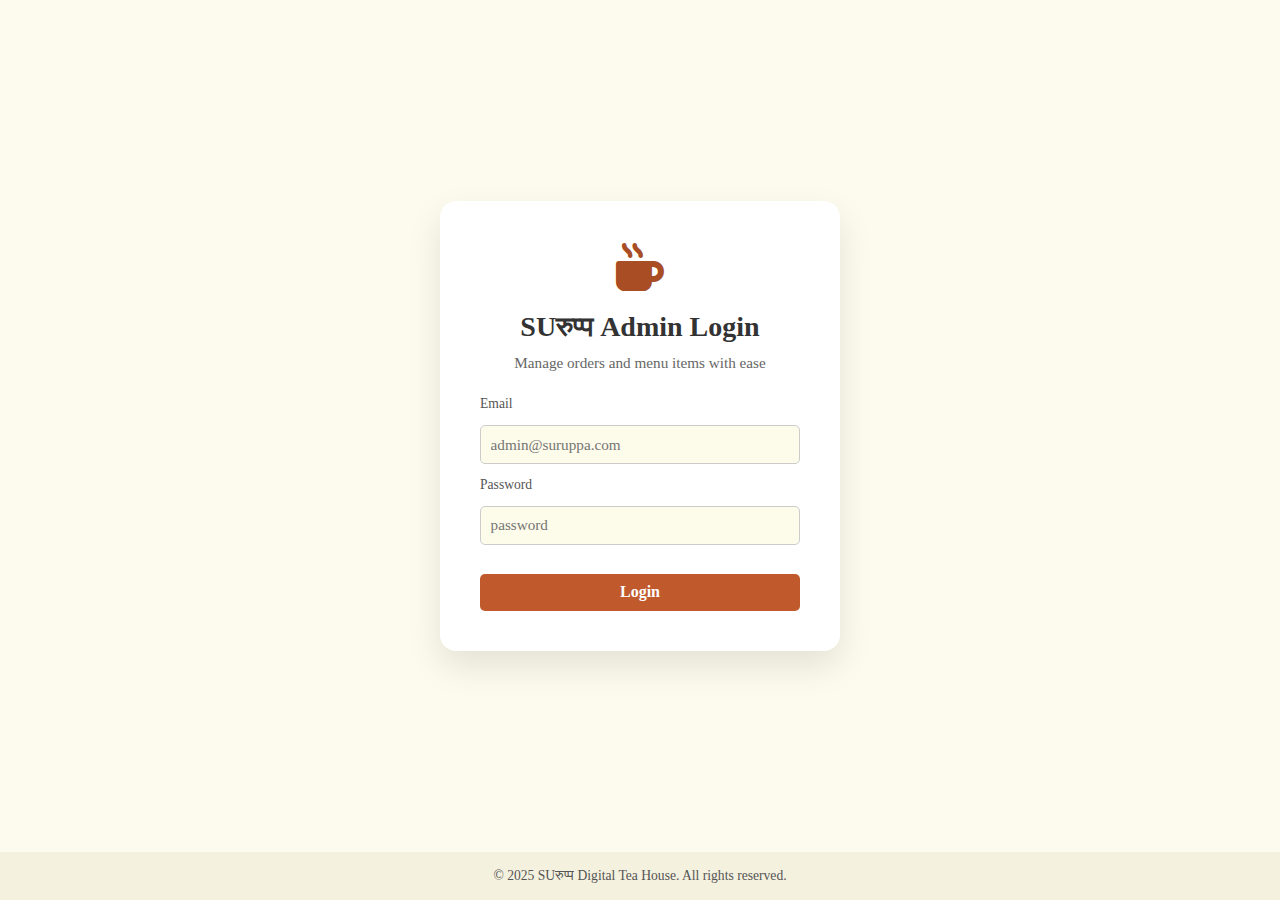
<file: login.html>
<!DOCTYPE html>
<html lang="en">

<head>
    <meta charset="UTF-8">
    <meta name="viewport" content="width=device-width, initial-scale=1.0">
    <title>SUरुप्प Admin Login</title>
    <link rel="stylesheet" href="login.css">
    <link rel="stylesheet" href="https://cdnjs.cloudflare.com/ajax/libs/font-awesome/6.5.0/css/all.min.css" />

</head>

<body>
    <main>
        <div class="login-box">
            <div class="login-logo">
                <i class="fas fa-mug-hot"></i>
            </div>
            <h1 class="login-title">SUरुप्प Admin Login</h1>
            <p class="login-subtitle">Manage orders and menu items with ease</p>
            <form>
                <label>Email</label>
                <input type="email" placeholder="admin@suruppa.com">
                <label>Password</label>
                <input type="password" placeholder="password">
                <a href="admin.html">
                    <button type="button" onclick="location.href='admin.html'">Login</button>
                </a>
            </form>
        </div>
    </main>

    <footer>
        © 2025 SUरुप्प Digital Tea House. All rights reserved.
    </footer>
</body>

</html>
</file>
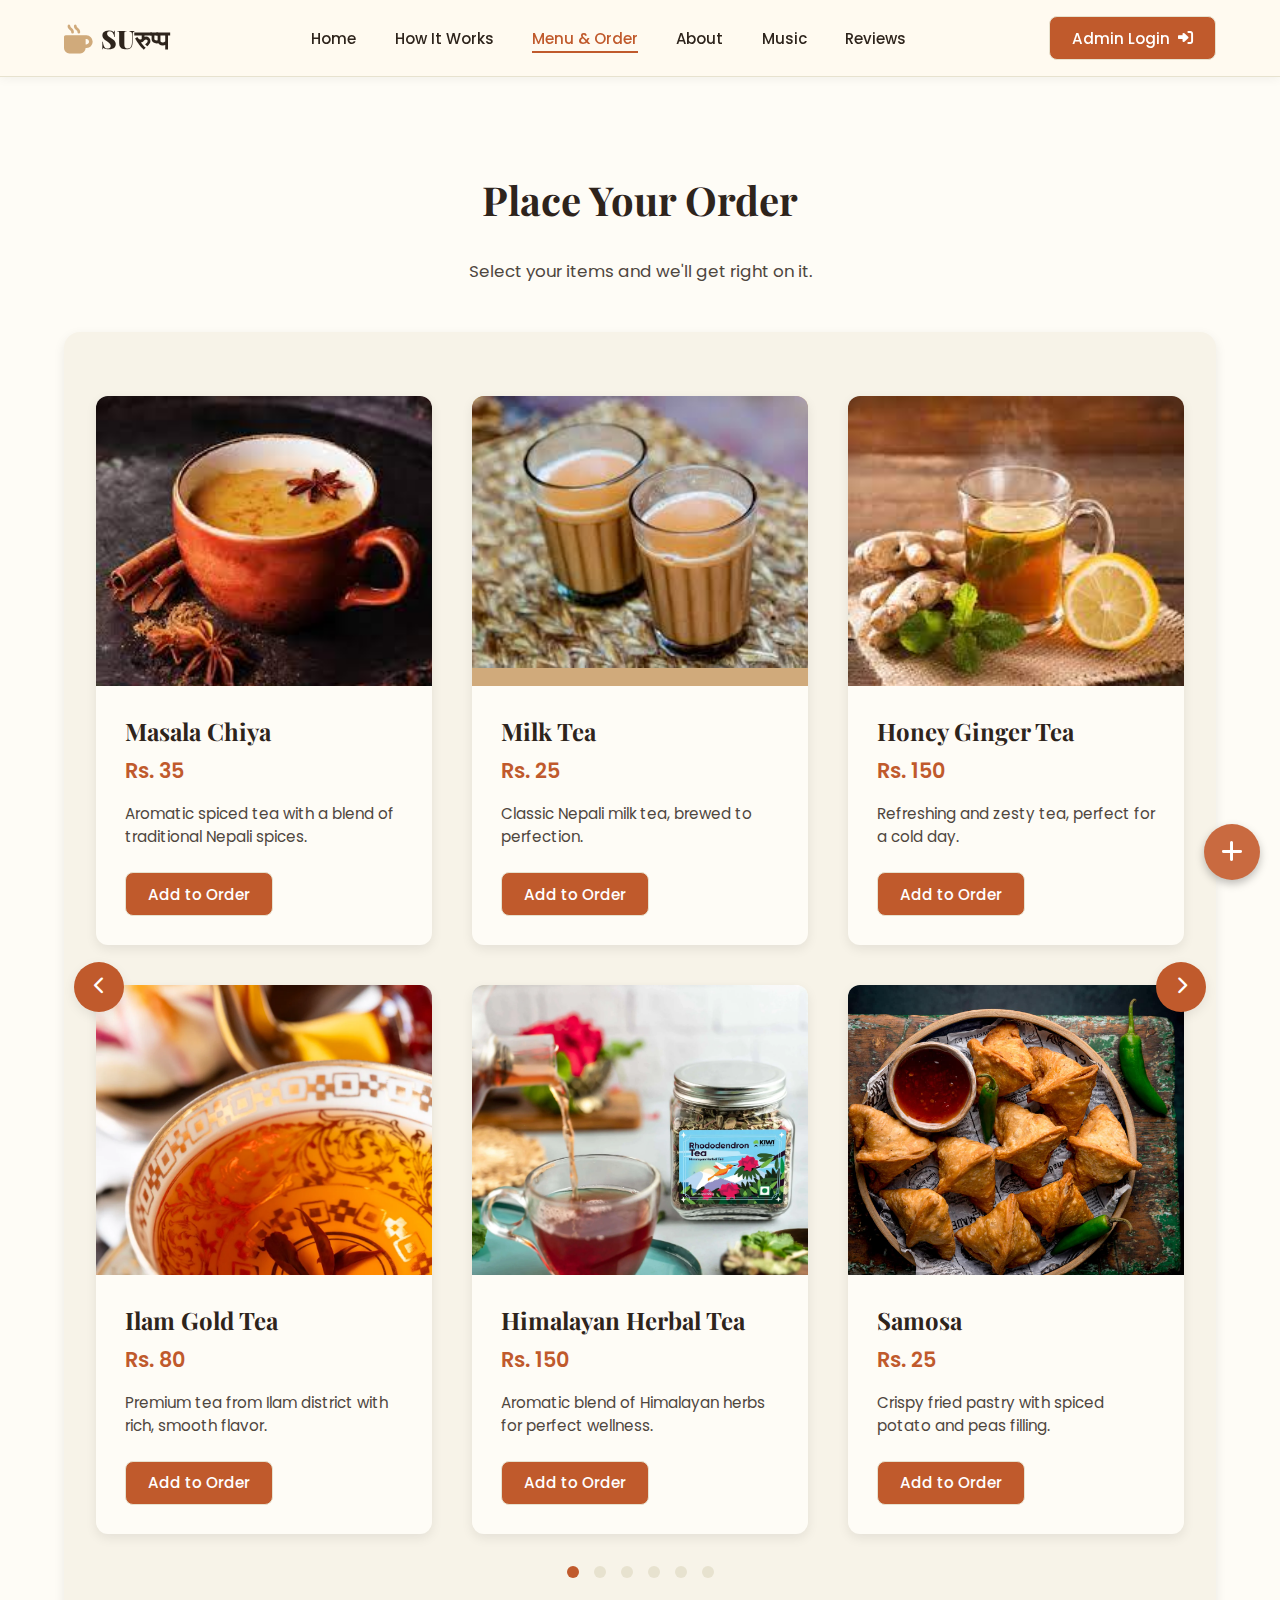
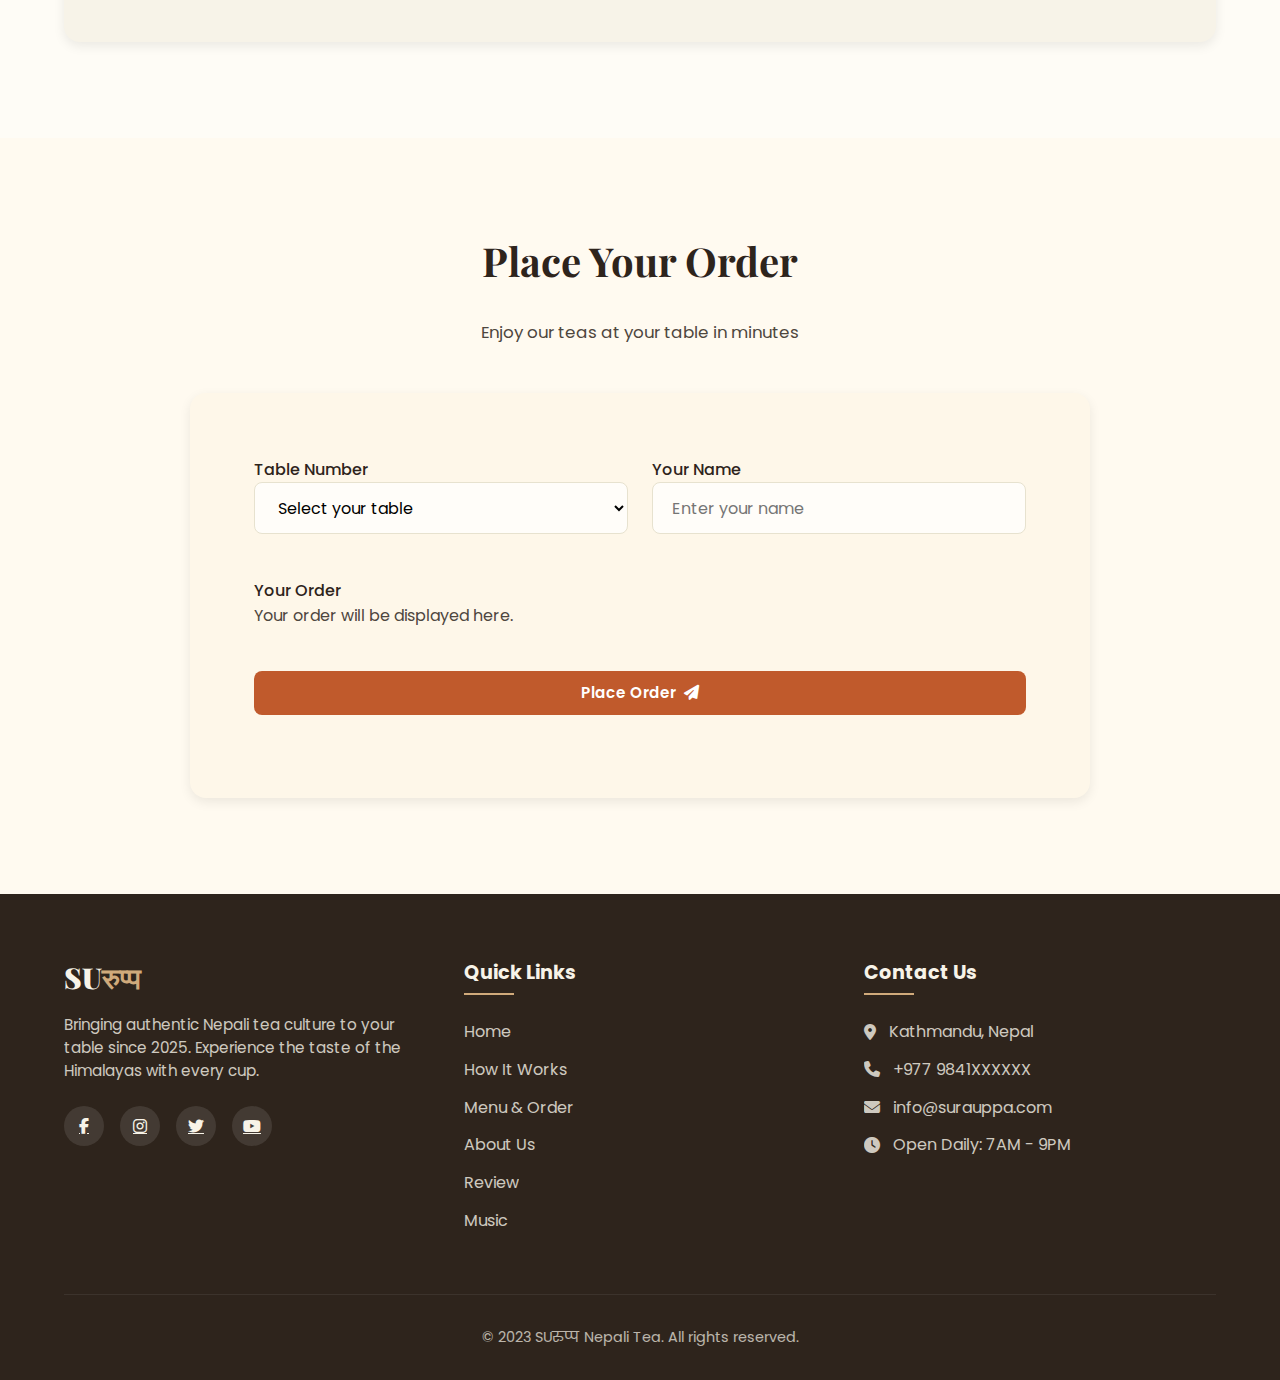
<file: menu.html>
<!DOCTYPE html>
<html lang="en">
  <head>
    <meta charset="UTF-8" />
    <meta http-equiv="X-UA-Compatible" content="IE=edge" />
    <meta name="viewport" content="width=device-width, initial-scale=1.0" />
    <title>Menu & Order • SUरुप्प Authentic Nepali Tea</title>
    <link
      href="https://fonts.googleapis.com/css2?family=Playfair+Display:wght@400;700;900&family=Poppins:wght@300;400;500;600&display=swap"
      rel="stylesheet"
    />
    <link
      rel="stylesheet"
      href="https://cdnjs.cloudflare.com/ajax/libs/font-awesome/6.5.0/css/all.min.css"
    />
    <link rel="stylesheet" href="index.css" />
    <link rel="stylesheet" href="fab.css" />
    <link rel="stylesheet" href="modal.css" />
  </head>

  <body>
    <header>
      <div class="container">
        <div class="navbar">
          <a href="home.html" class="logo">
            <span class="logo__symbol">
              <i class="fas fa-mug-hot"></i>
            </span>
            <span class="logo__text">SUरुप्प</span>
          </a>
          <nav>
            <ul>
              <li><a href="home.html">Home</a></li>
              <li><a href="home.html#how">How It Works</a></li>
              <li><a href="menu.html" class="active">Menu & Order</a></li>
              <li><a href="about.html">About</a></li>
              <li><a href="music.html">Music</a></li>
              <li><a href="review.html">Reviews</a></li>
            </ul>
          </nav>

          <a href="login.html">
            <button class="btn btn-outline">
              Admin Login <i class="fa-solid fa-right-to-bracket"></i>
            </button>
          </a>
        </div>
      </div>
    </header>

    <div class="section menu" id="menu">
      <div class="container">
        <h2 class="section-title">Place Your Order</h2>
        <p class="section-subtitle">
          Select your items and we'll get right on it.
        </p>
        <div class="menu-container">
          <button class="menu-nav prev" onclick="prevMenu()">
            <i class="fas fa-chevron-left"></i>
          </button>
          <button class="menu-nav next" onclick="nextMenu()">
            <i class="fas fa-chevron-right"></i>
          </button>

          <div class="menu-grid">
            <div class="menu-item">
              <div class="menu-img">
                <img src="image\masala_chiya.jpeg" alt="Masala Chiya" />
              </div>
              <div class="menu-content">
                <h3 class="menu-title">Masala Chiya</h3>
                <div class="menu-price">Rs. 35</div>
                <p class="menu-desc">
                  Aromatic spiced tea with a blend of traditional Nepali spices.
                </p>
                <button type="button" class="btn btn-outline add-to-order-btn" data-name="Masala Chiya" data-price="35">Add to Order</button>
              </div>
            </div>

            <div class="menu-item">
              <div class="menu-img">
                <img src="image/milk_tea.jpeg" alt="Milk Tea" />
              </div>
              <div class="menu-content">
                <h3 class="menu-title">Milk Tea</h3>
                <div class="menu-price">Rs. 25</div>
                <p class="menu-desc">
                  Classic Nepali milk tea, brewed to perfection.
                </p>
                <button type="button" class="btn btn-outline add-to-order-btn" data-name="Milk Tea" data-price="25">Add to Order</button>
              </div>
            </div>

            <div class="menu-item">
              <div class="menu-img">
                <img src="image/honey_ginger_tea.jpeg" alt="Honey Ginger Tea" />
              </div>
              <div class="menu-content">
                <h3 class="menu-title">Honey Ginger Tea</h3>
                <div class="menu-price">Rs. 150</div>
                <p class="menu-desc">
                  Refreshing and zesty tea, perfect for a cold day.
                </p>
                <button type="button" class="btn btn-outline add-to-order-btn" data-name="Honey Ginger Tea" data-price="150">Add to Order</button>
              </div>
            </div>

            <div class="menu-item">
              <div class="menu-img">
                <img src="image\ilamGoldTea.jpg" alt="Ilam Gold Tea" />
              </div>
              <div class="menu-content">
                <h3 class="menu-title">Ilam Gold Tea</h3>
                <div class="menu-price">Rs. 80</div>
                <p class="menu-desc">
                  Premium tea from Ilam district with rich, smooth flavor.
                </p>
                <button type="button" class="btn btn-outline add-to-order-btn" data-name="Ilam Gold Tea" data-price="80">Add to Order</button>
              </div>
            </div>

            <div class="menu-item">
              <div class="menu-img">
                <img src="image\himalayanHerbalTea.jpg" alt="Himalayan Herbal Tea" />
              </div>
              <div class="menu-content">
                <h3 class="menu-title">Himalayan Herbal Tea</h3>
                <div class="menu-price">Rs. 150</div>
                <p class="menu-desc">
                  Aromatic blend of Himalayan herbs for perfect wellness.
                </p>
                <button type="button" class="btn btn-outline add-to-order-btn" data-name="Himalayan Herbal Tea" data-price="150">Add to Order</button>
              </div>
            </div>

            <div class="menu-item">
              <div class="menu-img">
                <img src="image\Samosa-square-FS.jpg" alt="Samosa" />
              </div>
              <div class="menu-content">
                <h3 class="menu-title">Samosa</h3>
                <div class="menu-price">Rs. 25</div>
                <p class="menu-desc">
                  Crispy fried pastry with spiced potato and peas filling.
                </p>
                <button type="button" class="btn btn-outline add-to-order-btn" data-name="Samosa" data-price="25">Add to Order</button>
              </div>
            </div>
          </div>

          <div class="menu-indicators" id="menuIndicators">
            <div class="indicator active" onclick="goToMenu(0)"></div>
            <div class="indicator" onclick="goToMenu(1)"></div>
            <div class="indicator" onclick="goToMenu(2)"></div>
            <div class="indicator" onclick="goToMenu(3)"></div>
            <div class="indicator" onclick="goToMenu(4)"></div>
            <div class="indicator" onclick="goToMenu(5)"></div>
          </div>
        </div>
      </div>
    </div>

    <div class="section" id="order">
      <div class="container">
        <h2 class="section-title">Place Your Order</h2>
        <p class="section-subtitle">Enjoy our teas at your table in minutes</p>

        <div class="order-panel">
          <form class="order-form" onsubmit="submitOrder(event)">
            <div class="form-group">
              <label for="table">Table Number</label>
              <select id="table" required>
                <option value="">Select your table</option>
                <option value="1">Table 1</option>
                <option value="2">Table 2</option>
                <option value="3">Table 3</option>
                <option value="4">Table 4</option>
                <option value="5">Table 5</option>
              </select>
            </div>

            <div class="form-group">
              <label for="name">Your Name</label>
              <input
                type="text"
                id="name"
                placeholder="Enter your name"
                required
              />
            </div>

            <div class="form-group full">
              <label for="order-items">Your Order</label>
              <div id="order-items" class="order-items-container">
                <div class="empty-order">Your order will be displayed here.</div>
              </div>
            </div>

            <div class="form-group full">
              <button type="submit" class="btn btn-primary" style="width: 100%">
                Place Order <i class="fa-solid fa-paper-plane"></i>
              </button>
            </div>
          </form>
        </div>
      </div>
    </div>

    <footer>
      <div class="container">
        <div class="footer-content">
          <div class="footer-about">
            <div class="footer-logo">SU<span>रुप्प</span></div>
            <p>
              Bringing authentic Nepali tea culture to your table since 2025.
              Experience the taste of the Himalayas with every cup.
            </p>
            <div class="social-links">
              <a href="#"><i class="fab fa-facebook-f"></i></a>
              <a href="#"><i class="fab fa-instagram"></i></a>
              <a href="#"><i class="fab fa-twitter"></i></a>
              <a href="#"><i class="fab fa-youtube"></i></a>
            </div>
          </div>

          <div class="footer-links">
            <h3 class="footer-title">Quick Links</h3>
            <ul>
              <li><a href="home.html">Home</a></li>
              <li><a href="home.html#how">How It Works</a></li>
              <li><a href="menu.html">Menu & Order</a></li>
              <li><a href="about.html">About Us</a></li>
              <li><a href="review.html">Review</a></li>
              <li><a href="music.html">Music</a></li>
            </ul>
          </div>

          <div class="footer-contact">
            <h3 class="footer-title">Contact Us</h3>
            <p><i class="fas fa-map-marker-alt"></i> Kathmandu, Nepal</p>
            <p><i class="fas fa-phone"></i> +977 9841XXXXXX</p>
            <p><i class="fas fa-envelope"></i> info@surauppa.com</p>
            <p><i class="fas fa-clock"></i> Open Daily: 7AM - 9PM</p>
          </div>
        </div>

        <div class="copyright">
          &copy; 2023 SUरुप्प Nepali Tea. All rights reserved.
        </div>
      </div>
    </footer>

    <!-- for the icon, review and music section -->
    <div class="fab-container">
      <button class="fab-main" id="fab-toggle">
        <i class="fas fa-plus"></i>
      </button>
      <div class="fab-options" id="fab-options">
        <button
          class="fab-option"
          id="fav-option1"
          data-section="review.html"
          title="Write a Review"
        >
          <i class="fas fa-star"></i>
        </button>
        <button
          class="fab-option"
          id="fav-option2"
          data-section="music.html"
          title="Request Music"
        >
          <i class="fas fa-music"></i>
        </button>
      </div>
    </div>

    <script src="fab.js"></script>

    <script>
      // ===== MENU NAVIGATION =====
      let currentMenuIndex = 0;
      const MENU_ITEM_SHOWN = 3; // Number of items visible at once
      const TOTAL_MENU_ITEMS = 6; // Total menu items

      function updateMenuView() {
        const menuGrid = document.querySelector('.menu-grid');
        // Shift by 1 item width (each item is 1/6 of the grid)
        const shiftPercentage = (currentMenuIndex * (100 / TOTAL_MENU_ITEMS));
        menuGrid.style.transform = `translateX(-${shiftPercentage}%)`;

        // Update indicator dots - show which item we're starting from
        document.querySelectorAll('.menu-indicators .indicator').forEach((indicator, index) => {
          indicator.classList.toggle('active', index === currentMenuIndex);
        });
      }

      function nextMenu() {
        // Shift by 1 item, wrap around when at the end
        currentMenuIndex = (currentMenuIndex + 1) % (TOTAL_MENU_ITEMS - MENU_ITEM_SHOWN + 1);
        updateMenuView();
      }

      function prevMenu() {
        // Shift by 1 item, wrap around when at the beginning
        currentMenuIndex = (currentMenuIndex - 1 + (TOTAL_MENU_ITEMS - MENU_ITEM_SHOWN + 1)) % (TOTAL_MENU_ITEMS - MENU_ITEM_SHOWN + 1);
        updateMenuView();
      }

      function goToMenu(index) {
        // Go directly to a specific item
        currentMenuIndex = Math.min(index, TOTAL_MENU_ITEMS - MENU_ITEM_SHOWN);
        updateMenuView();
      }

      // Order management
      let orderItems = [];

      function updateOrderDisplay() {
        const orderContainer = document.getElementById('order-items');
        
        if (orderItems.length === 0) {
          orderContainer.innerHTML = '<div class="empty-order">Your order will be displayed here.</div>';
          return;
        }

        let totalPrice = 0;
        let orderHTML = '<div class="order-list">';
        
        orderItems.forEach((item, index) => {
          totalPrice += item.price * item.quantity;
          orderHTML += `
            <div class="order-item-card">
              <div class="order-item-info">
                <div class="order-item-name">${item.name}</div>
                <div class="order-item-price">Rs. ${item.price}</div>
              </div>
              <div class="order-item-controls">
                <button type="button" class="qty-btn" onclick="decreaseQty(${index})">−</button>
                <span class="qty-value">${item.quantity}</span>
                <button type="button" class="qty-btn" onclick="increaseQty(${index})">+</button>
                <button type="button" class="remove-btn" onclick="removeItem(${index})"><i class="fas fa-trash"></i></button>
              </div>
            </div>
          `;
        });

        orderHTML += `
          <div class="order-total">
            <strong>Total: Rs. ${totalPrice}</strong>
          </div>
        </div>`;

        orderContainer.innerHTML = orderHTML;
      }

      function addToOrder(name, price) {
        const existingItem = orderItems.find(item => item.name === name);
        
        if (existingItem) {
          existingItem.quantity++;
        } else {
          orderItems.push({
            name: name,
            price: parseInt(price),
            quantity: 1
          });
        }
        
        updateOrderDisplay();
      }

      function removeItem(index) {
        orderItems.splice(index, 1);
        updateOrderDisplay();
      }

      function increaseQty(index) {
        orderItems[index].quantity++;
        updateOrderDisplay();
      }

      function decreaseQty(index) {
        if (orderItems[index].quantity > 1) {
          orderItems[index].quantity--;
        } else {
          removeItem(index);
        }
        updateOrderDisplay();
      }

      // Add event listeners to all "Add to Order" buttons
      document.querySelectorAll('.add-to-order-btn').forEach(button => {
        button.addEventListener('click', function() {
          const name = this.getAttribute('data-name');
          const price = this.getAttribute('data-price');
          addToOrder(name, price);
          
          // Scroll to order section
          document.getElementById('order').scrollIntoView({ behavior: 'smooth' });
        });
      });

      // Form submission
      function submitOrder(event) {
        event.preventDefault();
        
        const table = document.getElementById('table').value;
        const name = document.getElementById('name').value;
        
        if (!table) {
          alert('Please select a table number');
          return;
        }
        
        if (!name) {
          alert('Please enter your name');
          return;
        }

        if (orderItems.length === 0) {
          alert('Please add items to your order');
          return;
        }

        // Prepare order summary
        let orderSummary = `Order Confirmation!\n\n`;
        orderSummary += `Table: ${table}\n`;
        orderSummary += `Name: ${name}\n\n`;
        orderSummary += `Items:\n`;
        
        let total = 0;
        orderItems.forEach(item => {
          orderSummary += `- ${item.name} x${item.quantity} = Rs. ${item.price * item.quantity}\n`;
          total += item.price * item.quantity;
        });
        
        orderSummary += `\nTotal: Rs. ${total}`;
        
        alert(orderSummary);
        
        // Reset form and order
        document.querySelector('.order-form').reset();
        orderItems = [];
        updateOrderDisplay();
      }
    </script>
  </body>
</html>
</file>
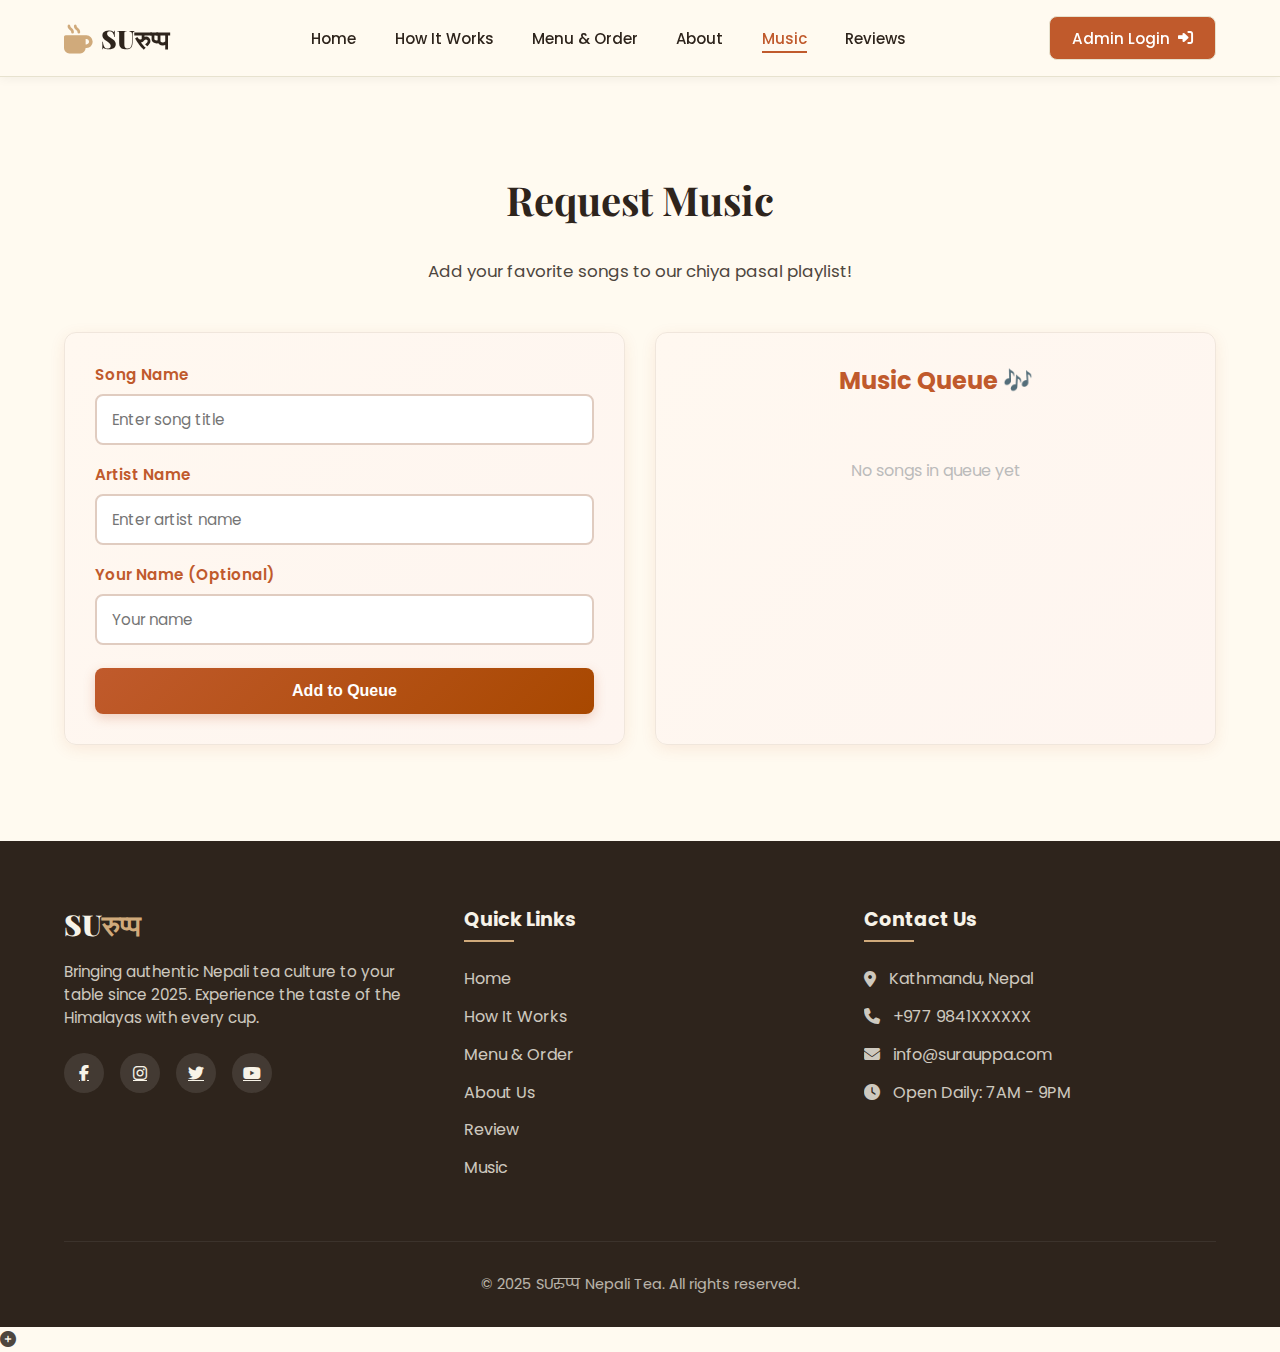
<file: music.html>
<!DOCTYPE html>
<html lang="en">
  <head>
    <meta charset="UTF-8" />
    <meta http-equiv="X-UA-Compatible" content="IE=edge" />
    <meta name="viewport" content="width=device-width, initial-scale=1.0" />
    <title>Music • SUरुप्प Authentic Nepali Tea</title>
    <link
      href="https://fonts.googleapis.com/css2?family=Playfair+Display:wght@400;700;900&family=Poppins:wght@300;400;500;600&display=swap"
      rel="stylesheet"
    />
    <link
      rel="stylesheet"
      href="https://cdnjs.cloudflare.com/ajax/libs/font-awesome/6.5.0/css/all.min.css"
    />
    <link rel="stylesheet" href="index.css" />
    <link rel="stylesheet" href="fab.css" />
    <link rel="stylesheet" href="modal.css" />
    <link rel="stylesheet" href="music.css" />
  </head>

  <body>
    <header>
      <div class="container">
        <div class="navbar">
          <a href="home.html" class="logo">
            <span class="logo__symbol">
              <i class="fas fa-mug-hot"></i>
            </span>
            <span class="logo__text">SUरुप्प</span>
          </a>
          <nav>
            <ul>
              <li><a href="home.html">Home</a></li>
              <li><a href="home.html#how">How It Works</a></li>
              <li><a href="menu.html">Menu & Order</a></li>
              <li><a href="about.html">About</a></li>
              <li><a href="music.html" class="active">Music</a></li>
              <li><a href="review.html">Reviews</a></li>
            </ul>
          </nav>

          <a href="login.html">
            <button class="btn btn-outline">
              Admin Login <i class="fa-solid fa-right-to-bracket"></i>
            </button>
          </a>
        </div>
      </div>
    </header>

    <div class="section">
      <div class="container">
        <h1 class="section-title">Request Music</h1>
        <p class="section-subtitle">Add your favorite songs to our chiya pasal playlist!</p>

        <div class="music-container">
          <form class="music-form">
            <label for="song-name">Song Name</label>
            <input type="text" id="song-name" placeholder="Enter song title" required />

            <label for="artist-name">Artist Name</label>
            <input type="text" id="artist-name" placeholder="Enter artist name" required />

            <label for="requester-name">Your Name (Optional)</label>
            <input type="text" id="requester-name" placeholder="Your name" />

            <button type="submit" class="submit-btn">Add to Queue</button>
          </form>

          <!-- Music Queue -->
          <div class="queue-section">
            <h2>Music Queue 🎶</h2>
            <div id="music-queue"></div>
          </div>
        </div>
      </div>
    </div>

    <footer>
      <div class="container">
        <div class="footer-content">
          <div class="footer-about">
            <div class="footer-logo">SU<span>रुप्प</span></div>
            <p>
              Bringing authentic Nepali tea culture to your table since 2025.
              Experience the taste of the Himalayas with every cup.
            </p>
            <div class="social-links">
              <a href="#"><i class="fab fa-facebook-f"></i></a>
              <a href="#"><i class="fab fa-instagram"></i></a>
              <a href="#"><i class="fab fa-twitter"></i></a>
              <a href="#"><i class="fab fa-youtube"></i></a>
            </div>
          </div>

          <div class="footer-links">
            <h3 class="footer-title">Quick Links</h3>
            <ul>
              <li><a href="home.html">Home</a></li>
              <li><a href="home.html#how">How It Works</a></li>
              <li><a href="menu.html">Menu & Order</a></li>
              <li><a href="about.html">About Us</a></li>
              <li><a href="review.html">Review</a></li>
              <li><a href="music.html">Music</a></li>
            </ul>
          </div>

          <div class="footer-contact">
            <h3 class="footer-title">Contact Us</h3>
            <p><i class="fas fa-map-marker-alt"></i> Kathmandu, Nepal</p>
            <p><i class="fas fa-phone"></i> +977 9841XXXXXX</p>
            <p><i class="fas fa-envelope"></i> info@surauppa.com</p>
            <p><i class="fas fa-clock"></i> Open Daily: 7AM - 9PM</p>
          </div>
        </div>

        <div class="copyright">
          &copy; 2025 SUरुप्प Nepali Tea. All rights reserved.
        </div>
      </div>
    </footer>

    <div class="fab" id="fab-toggle">
      <i class="fas fa-circle-plus"></i>
      <div class="fab-options" id="fab-options">
        <a href="music.html" class="fab-option" data-section="music"
          ><i class="fas fa-music"></i> Music</a
        >
        <a href="review.html" class="fab-option" data-section="review"
          ><i class="fas fa-star"></i> Review</a
        >
      </div>
    </div>

    <script src="fab.js"></script>
    <script>
      let musicQueue = JSON.parse(localStorage.getItem("musicQueue")) || [];

      function displayMusicQueue() {
        const queueContainer = document.getElementById("music-queue");
        if (musicQueue.length === 0) {
          queueContainer.innerHTML = "<p>No songs in queue yet</p>";
          return;
        }
        queueContainer.innerHTML = musicQueue.map((song, index) => `
          <div class="queue-item">
            <div>
              <h4>${index + 1}. ${song.name}</h4>
              <p>Artist: ${song.artist}</p>
              <p>Requested by: ${song.requester || "Anonymous"}</p>
            </div>
            <button onclick="removeFromQueue(${index})">Remove</button>
          </div>
        `).join("");
      }

      function removeFromQueue(index) {
        musicQueue.splice(index, 1);
        localStorage.setItem("musicQueue", JSON.stringify(musicQueue));
        displayMusicQueue();
      }

      document.querySelector(".music-form").addEventListener("submit", function(e) {
        e.preventDefault();
        const songName = document.getElementById("song-name").value.trim();
        const artistName = document.getElementById("artist-name").value.trim();
        const requesterName = document.getElementById("requester-name").value.trim();

        if (songName && artistName) {
          musicQueue.push({
            name: songName,
            artist: artistName,
            requester: requesterName,
            timestamp: new Date().toLocaleString()
          });
          localStorage.setItem("musicQueue", JSON.stringify(musicQueue));
          displayMusicQueue();
          this.reset();
          alert("✅ Song added to queue!");
        }
      });

      // Display queue on page load
      document.addEventListener("DOMContentLoaded", displayMusicQueue);
    </script>
  </body>

</html>
</file>
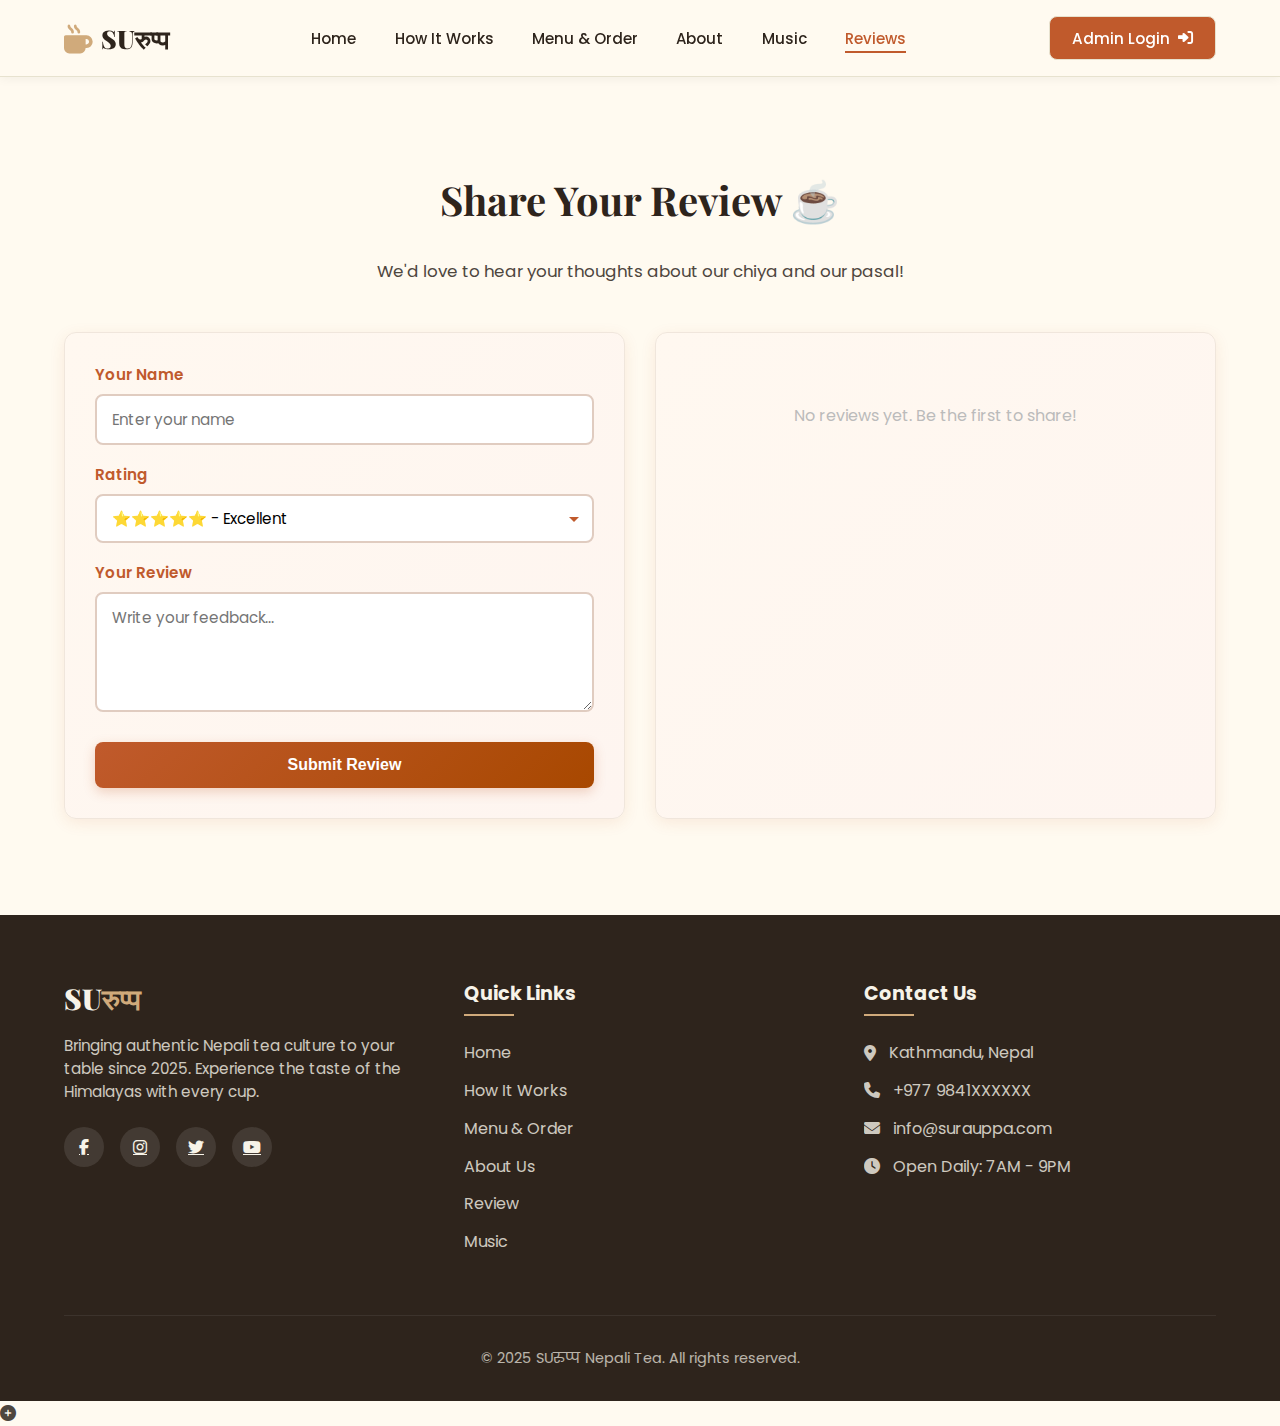
<file: review.html>
<!DOCTYPE html>
<html lang="en">
  <head>
    <meta charset="UTF-8" />
    <meta http-equiv="X-UA-Compatible" content="IE=edge" />
    <meta name="viewport" content="width=device-width, initial-scale=1.0" />
    <title>Reviews • SUरुप्प Authentic Nepali Tea</title>
    <link
      href="https://fonts.googleapis.com/css2?family=Playfair+Display:wght@400;700;900&family=Poppins:wght@300;400;500;600&display=swap"
      rel="stylesheet"
    />
    <link
      rel="stylesheet"
      href="https://cdnjs.cloudflare.com/ajax/libs/font-awesome/6.5.0/css/all.min.css"
    />
    <link rel="stylesheet" href="index.css" />
    <link rel="stylesheet" href="fab.css" />
    <link rel="stylesheet" href="modal.css" />
    <link rel="stylesheet" href="review.css" />
  </head>

  <body>
    <header>
      <div class="container">
        <div class="navbar">
          <a href="home.html" class="logo">
            <span class="logo__symbol">
              <i class="fas fa-mug-hot"></i>
            </span>
            <span class="logo__text">SUरुप्प</span>
          </a>
          <nav>
            <ul>
              <li><a href="home.html">Home</a></li>
              <li><a href="home.html#how">How It Works</a></li>
              <li><a href="menu.html">Menu & Order</a></li>
              <li><a href="about.html">About</a></li>
              <li><a href="music.html">Music</a></li>
              <li><a href="review.html" class="active">Reviews</a></li>
            </ul>
          </nav>

          <a href="login.html">
            <button class="btn btn-outline">
              Admin Login <i class="fa-solid fa-right-to-bracket"></i>
            </button>
          </a>
        </div>
      </div>
    </header>

    <div class="section">
      <div class="container">
        <h1 class="section-title">Share Your Review ☕</h1>
        <p class="section-subtitle">We'd love to hear your thoughts about our chiya and our pasal!</p>

        <div class="review-container">
          <form class="review-form">
            <label for="name">Your Name</label>
            <input type="text" id="name" placeholder="Enter your name" required />

            <label for="rating">Rating</label>
            <select id="rating">
              <option value="5">⭐⭐⭐⭐⭐ - Excellent</option>
              <option value="4">⭐⭐⭐⭐ - Good</option>
              <option value="3">⭐⭐⭐ - Average</option>
              <option value="2">⭐⭐ - Poor</option>
              <option value="1">⭐ - Terrible</option>
            </select>

            <label for="review">Your Review</label>
            <textarea id="review" rows="4" placeholder="Write your feedback..." required></textarea>

            <button type="submit" class="submit-btn">Submit Review</button>
          </form>

          <!-- Where reviews will show -->
          <div id="reviews-list"></div>
        </div>
      </div>
    </div>

    <footer>
      <div class="container">
        <div class="footer-content">
          <div class="footer-about">
            <div class="footer-logo">SU<span>रुप्प</span></div>
            <p>
              Bringing authentic Nepali tea culture to your table since 2025.
              Experience the taste of the Himalayas with every cup.
            </p>
            <div class="social-links">
              <a href="#"><i class="fab fa-facebook-f"></i></a>
              <a href="#"><i class="fab fa-instagram"></i></a>
              <a href="#"><i class="fab fa-twitter"></i></a>
              <a href="#"><i class="fab fa-youtube"></i></a>
            </div>
          </div>

          <div class="footer-links">
            <h3 class="footer-title">Quick Links</h3>
            <ul>
              <li><a href="home.html">Home</a></li>
              <li><a href="home.html#how">How It Works</a></li>
              <li><a href="menu.html">Menu & Order</a></li>
              <li><a href="about.html">About Us</a></li>
              <li><a href="review.html">Review</a></li>
              <li><a href="music.html">Music</a></li>
            </ul>
          </div>

          <div class="footer-contact">
            <h3 class="footer-title">Contact Us</h3>
            <p><i class="fas fa-map-marker-alt"></i> Kathmandu, Nepal</p>
            <p><i class="fas fa-phone"></i> +977 9841XXXXXX</p>
            <p><i class="fas fa-envelope"></i> info@surauppa.com</p>
            <p><i class="fas fa-clock"></i> Open Daily: 7AM - 9PM</p>
          </div>
        </div>

        <div class="copyright">
          &copy; 2025 SUरुप्प Nepali Tea. All rights reserved.
        </div>
      </div>
    </footer>

    <div class="fab" id="fab-toggle">
      <i class="fas fa-circle-plus"></i>
      <div class="fab-options" id="fab-options">
        <a href="music.html" class="fab-option" data-section="music"
          ><i class="fas fa-music"></i> Music</a
        >
        <a href="review.html" class="fab-option" data-section="review"
          ><i class="fas fa-star"></i> Review</a
        >
      </div>
    </div>

    <script src="fab.js"></script>
    <script>
      let reviews = JSON.parse(localStorage.getItem("reviews")) || [];

      function displayReviews() {
        const reviewsList = document.getElementById("reviews-list");
        if (reviews.length === 0) {
          reviewsList.innerHTML = "<p>No reviews yet. Be the first to share!</p>";
          return;
        }
        reviewsList.innerHTML = reviews.map((review, index) => `
          <div class="review-card">
            <div>
              <h3>${review.name}</h3>
              <p>${"⭐".repeat(review.rating)}</p>
              <p>${review.review}</p>
              <p>${new Date(review.timestamp).toLocaleDateString()}</p>
            </div>
            <button onclick="deleteReview(${index})">Delete</button>
          </div>
        `).join("");
      }

      function deleteReview(index) {
        reviews.splice(index, 1);
        localStorage.setItem("reviews", JSON.stringify(reviews));
        displayReviews();
      }

      document.querySelector(".review-form").addEventListener("submit", function(e) {
        e.preventDefault();
        const name = document.getElementById("name").value.trim();
        const rating = parseInt(document.getElementById("rating").value);
        const reviewText = document.getElementById("review").value.trim();

        if (name && rating && reviewText) {
          reviews.unshift({
            name: name,
            rating: rating,
            review: reviewText,
            timestamp: new Date().toISOString()
          });
          localStorage.setItem("reviews", JSON.stringify(reviews));
          displayReviews();
          this.reset();
          alert("✅ Review submitted successfully!");
        }
      });

      // Display reviews on page load
      document.addEventListener("DOMContentLoaded", displayReviews);
    </script>
  </body>

</html>
</file>
<file: index.css>
:root {
  --cream: #fffaf0;
  --beige: #f7f3e8;
  --card: #fefcf6;
  --text-dark: #2e241c;
  --text-body: #4e463e;
  --gold: #d0aa7b;
  --primary: #c05a2c;
  --primary-hover: #a84d24;
  --accent: #6d9e6f;
  --border: #e7e2cf;
  --shadow: 0 4px 12px rgba(0, 0, 0, 0.08);
  --shadow-hover: 0 8px 20px rgba(0, 0, 0, 0.12);
  --transition: all 0.3s ease;
}

* {
  box-sizing: border-box;
  margin: 0;
  padding: 0;
}

html {
  scroll-behavior: smooth;
}

body {
  font-family: "Poppins", sans-serif;
  background: var(--cream);
  color: var(--text-body);
}

header {
  position: sticky;
  top: 0;
  /* elements with a higher z-index value appear in front of elements with a lower value. */
  z-index: 100;
  background: var(--cream);
  border-bottom: 1px solid var(--border);
  box-shadow: 0 2px 10px rgba(0, 0, 0, 0.05);
}

.container {
  max-width: 1200px;
  margin: 0 auto;
  padding: 0 1.5rem;
  /* padding : top&bottom left&right */
}

.navbar {
  display: flex;
  align-items: center;
  justify-content: space-between;
  padding: 1rem 0;
}

.logo {
  display: flex;
  align-items: center;
  font-family: "Playfair Display", serif;
  font-weight: 700;
  text-decoration: none;
  color: var(--text-dark);
}

.logo__symbol {
  font-size: 1.8rem;
  color: var(--gold);
  margin-right: 0.35rem;
  letter-spacing: 2px;
}

.logo__text {
  font-size: 1.6rem;
  color: var(--text-dark);
  font-weight: 900;
  position: relative;
  /*relative : stays in its original position*/
}

/* line style that comes after clicking or hovering */
.logo__text::after {
  content: "";
  position: absolute;
  bottom: -3px;
  left: 0;
  width: 100%;
  height: 2px;
  background: var(--gold);
  transform: scaleX(0);
  transform-origin: right;
  transition: transform 0.3s ease;
}

.logo:hover .logo__text::after {
  transform: scaleX(1);
  transform-origin: left;
}

nav ul {
  list-style: none;
  display: flex;
  gap: 2.4rem;
}

nav a {
  text-decoration: none;
  font-weight: 500;
  color: var(--text-dark);
  font-size: 15px;
  position: relative;
  padding: 4.8px 0;
  transition: var(--transition);
}

nav a::after {
  content: "";
  position: absolute;
  bottom: 0;
  left: 0;
  width: 0;
  height: 2px;
  background: var(--primary);
  transition: width 0.3s ease;
}

nav a:hover::after,
nav a.active::after {
  width: 100%;
}

nav a:hover,
nav a.active {
  color: var(--primary);
}

.btn {
  display: inline-flex;
  align-items: center;
  justify-content: center;
  gap: 8px;
  /* 0.5rem */
  border-radius: 8px;
  font-weight: 500;
  cursor: pointer;
  transition: var(--transition);
  font-size: 15.2px;
  padding: 9.6px 22px;
  text-decoration: none;
  border: 1px solid transparent;
}

.btn-outline {
  background-color: var(--primary);
  color: white;
  border-color: var(--border);
}

.btn-outline:hover {
  background-color: var(--primary-hover);
  transform: translateY(-2px);
  box-shadow: var(--shadow-hover);
}

.btn-primary {
  background-color: var(--primary);
  color: #fff;
  font-weight: 600;
}

.btn-primary:hover {
  background: var(--primary-hover);
  transform: translateY(-2px);
  box-shadow: var(--shadow-hover);
}

.hero {
  position: relative;
  height: 90vh;
  min-height: 700px;
  display: flex;
  align-items: center;
  overflow: hidden;
}

.hero-content {
  max-width: 900px;
  text-align: center;
  padding: 0 1rem;
  margin: 0 auto;
  position: relative;
}

.hero h1 {
  font-family: "Playfair Display", serif;
  font-size: 5rem;
  font-weight: 900;
  color: var(--text-dark);
  margin-bottom: 1.5rem;
  text-shadow: 0 2px 4px rgba(0, 0, 0, 0.05);
}

.hero h1 span {
  color: var(--primary);
  position: relative;
}

.hero p {
  margin: 1rem auto 2.5rem;
  font-size: 1.15rem;
  color: var(--text-body);
  max-width: 700px;
}

.section {
  padding: 6rem 0;
  position: relative;
}

.section-title {
  font-family: "Playfair Display", serif;
  font-size: 2.5rem;
  color: var(--text-dark);
  text-align: center;
  margin-bottom: 1rem;
  position: relative;
  padding-bottom: 1rem;
}

.section-subtitle {
  max-width: 700px;
  margin: 0 auto 3rem;
  text-align: center;
  font-size: 1.05rem;
  color: var(--text-body);
}

.description {
  background: var(--beige);
  border-radius: 16px;
  padding: 4rem 2rem;
  box-shadow: var(--shadow);
  margin: 0 auto;
  position: relative;
  overflow: hidden;
}

.cards {
  display: grid;
  grid-template-columns: 1fr 1fr 1fr;
  /* - each column gets 1/3 of the total width, side by side */
  gap: 2.5rem;
  margin-top: 1.5rem;
}

.card {
  position: relative;
  background: var(--cream);
  padding: 3rem 1.8rem;
  border-radius: 12px;
  box-shadow: var(--shadow);
  text-align: center;
  transition: var(--transition);
  overflow: hidden;
}

.card:hover {
  transform: translateY(-10px);
  box-shadow: var(--shadow-hover);
}

.card__icon {
  position: absolute;
  top: 1px;
  left: 50%;
  transform: translateX(-50%);
  width: 64px;
  height: 64px;
  display: flex;
  align-items: center;
  justify-content: center;
}

.card__icon i {
  color: var(--primary);
  font-size: 1.7rem;
  width: 100%;
}

.card h3 {
  font-family: "Playfair Display", serif;
  color: var(--text-dark);
  font-size: 1.35rem;
  margin: 1.2rem 0 0.8rem;
}

.card p {
  font-size: 15.5px;
  color: var(--text-body);
}

.menu {
  background-color: var(--card);
}

.menu-container {
  position: relative;
  overflow: hidden;
  border-radius: 16px;
  background: var(--beige);
  box-shadow: var(--shadow);
  padding: 4rem 2rem;
}

.menu-grid {
  display: grid;
  grid-template-columns: repeat(auto-fit, minmax(300px, 1fr));
  gap: 2.5rem;
  min-width: 100%;
  flex-shrink: 0;
}

.menu-item {
  background: var(--card);
  border-radius: 12px;
  overflow: hidden;
  box-shadow: var(--shadow);
  transition: var(--transition);
}

.menu-item:hover {
  transform: translateY(-5px);
  box-shadow: var(--shadow-hover);
}

.menu-img {
  height: 290px;
  background: var(--gold);
  position: relative;
  overflow: hidden;
}

.menu-img img {
  width: 100%;
  object-fit: cover;
}

.menu-content {
  padding: 1.8rem;
}

.menu-title {
  font-family: "Playfair Display", serif;
  font-size: 1.5rem;
  color: var(--text-dark);
  margin-bottom: 0.5rem;
}

.menu-price {
  color: var(--primary);
  font-weight: 600;
  font-size: 1.3rem;
  margin-bottom: 1rem;
}

.menu-desc {
  color: var(--text-body);
  margin-bottom: 1.5rem;
  font-size: 0.95rem;
}

/* Navigation Buttons */
.menu-nav {
  position: absolute;
  top: 50%;
  transform: translateY(-50%);
  background: var(--primary);
  color: white;
  border: none;
  width: 50px;
  height: 50px;
  border-radius: 50%;
  cursor: pointer;
  font-size: 18px;
  transition: var(--transition);
  z-index: 10;
  box-shadow: var(--shadow);
}

.menu-nav:hover {
  background: var(--primary-hover);
  transform: translateY(-50%) scale(1.1);
  box-shadow: var(--shadow-hover);
}

.menu-nav:disabled {
  background: var(--border);
  cursor: not-allowed;
  transform: translateY(-50%) scale(1);
  color: var(--text-body);
}

.menu-nav.prev {
  left: 10px;
}

.menu-nav.next {
  right: 10px;
}

/* Menu Indicators */
.menu-indicators {
  display: flex;
  justify-content: center;
  gap: 15px;
  margin-top: 2rem;
}

.indicator {
  width: 12px;
  height: 12px;
  border-radius: 50%;
  background: var(--border);
  cursor: pointer;
  transition: var(--transition);
}

.indicator.active {
  background: var(--primary);
}

.indicator:hover {
  background: var(--gold);
  transform: scale(1.2);
}

/* Button Styles */
.btn {
  display: inline-flex;
  align-items: center;
  justify-content: center;
  gap: 8px;
  border-radius: 8px;
  font-weight: 500;
  cursor: pointer;
  transition: var(--transition);
  font-size: 15.2px;
  padding: 9.6px 22px;
  text-decoration: none;
  border: 1px solid transparent;
  font-family: "Poppins", sans-serif;
}

.btn-outline {
  background-color: var(--primary);
  color: white;
  border-color: var(--border);
}

.btn-outline:hover {
  background-color: var(--primary-hover);
  transform: translateY(-2px);
  box-shadow: var(--shadow-hover);
}

.btn-primary {
  background-color: var(--primary);
  color: #fff;
  font-weight: 600;
}

.btn-primary:hover {
  background: var(--primary-hover);
  transform: translateY(-2px);
  box-shadow: var(--shadow-hover);
}

.order-panel {
  background: #fef7e9;
  padding: 4rem;
  border-radius: 16px;
  box-shadow: var(--shadow);
  max-width: 900px;
  margin: 0 auto;
  position: relative;
}

.order-form {
  display: grid;
  grid-template-columns: 1fr 1fr;
  gap: 1.5rem;
}

.form-group {
  margin-bottom: 1.2rem;
}

.form-group.full {
  grid-column: span 2;
}

label {
  margin-bottom: 0.5rem;
  font-weight: 500;
  color: var(--text-dark);
}

input,
select,
textarea {
  width: 100%;
  padding: 0.8rem 1.2rem;
  border: 1px solid var(--border);
  border-radius: 8px;
  font-family: "Poppins", sans-serif;
  font-size: 1rem;
  background: rgba(255, 255, 255, 0.7);
  transition: var(--transition);
}

/* click garda hune changes */
input:focus,
select:focus,
textarea:focus {
  outline: none;
  border-color: var(--gold);
  box-shadow: 0 0 0 3px rgba(208, 170, 123, 0.2);
}

textarea {
  min-height: 120px;
  resize: vertical;
}

.about {
  background: linear-gradient(to bottom, var(--beige), var(--cream));
}

.about-content {
  display: grid;
  grid-template-columns: 1fr 1fr;
  gap: 3rem;
  align-items: center;
}

.about-text h2 {
  font-family: "Playfair Display", serif;
  font-size: 2rem;
  color: var(--text-dark);
  margin-bottom: 1.5rem;
}

.about-text p {
  margin-bottom: 1.5rem;
  color: var(--text-body);
}

.about-image {
  position: relative;
  overflow: hidden;
}

.about-image img {
  width: 100%;
  height: 430px;
  object-fit: contain;
}

/* Footer content */

footer {
  background: var(--text-dark);
  color: var(--beige);
  padding: 4rem 0 2rem;
  position: relative;
}

.footer-content {
  display: grid;
  grid-template-columns: repeat(auto-fit, minmax(250px, 1fr));
  gap: 3rem;
  margin-bottom: 3rem;
}

.footer-logo {
  font-family: "Playfair Display", serif;
  font-size: 1.8rem;
  font-weight: 900;
  color: var(--beige);
  margin-bottom: 1rem;
}

.footer-logo span {
  color: var(--gold);
}

.footer-about p {
  margin-bottom: 1.5rem;
  font-size: 0.95rem;
  opacity: 0.8;
}

.footer-title {
  font-size: 1.2rem;
  color: var(--beige);
  margin-bottom: 1.5rem;
  position: relative;
  padding-bottom: 0.5rem;
}

.footer-title::after {
  content: "";
  position: absolute;
  bottom: 0;
  left: 0;
  width: 50px;
  height: 2px;
  background: var(--gold);
}

.footer-links ul {
  list-style: none;
}

.footer-links li {
  margin-bottom: 0.8rem;
}

.footer-links a {
  color: var(--beige);
  text-decoration: none;
  opacity: 0.8;
  transition: var(--transition);
  display: inline-block;
}

.footer-links a:hover {
  opacity: 1;
  transform: translateX(5px);
  color: var(--gold);
}

.footer-contact p {
  display: flex;
  align-items: center;
  gap: 0.8rem;
  margin-bottom: 0.8rem;
  opacity: 0.8;
}

.social-links {
  display: flex;
  gap: 1rem;
  margin-top: 1.5rem;
}

.social-links a {
  display: flex;
  align-items: center;
  justify-content: center;
  width: 40px;
  height: 40px;
  border-radius: 50%;
  background: rgba(255, 255, 255, 0.1);
  color: var(--beige);
  transition: var(--transition);
}

.social-links a:hover {
  background: var(--gold);
  transform: translateY(-3px);
}

.copyright {
  text-align: center;
  padding-top: 2rem;
  border-top: 1px solid rgba(255, 255, 255, 0.1);
  font-size: 0.9rem;
  opacity: 0.7;
}
</file>
<file: fab.css>
.fab-container {
    position: fixed;
    bottom: 20px;
    right: 20px;
    z-index: 1000;
}

.fab-main {
    background-color: #c96a40; /* warm coffee orange-brown */
    color: white;
    border: none;
    width: 56px;
    height: 56px;
    border-radius: 50%;
    font-size: 24px;
    cursor: pointer;
    box-shadow: 0 4px 8px rgba(0,0,0,0.25);
    transition: transform 0.2s ease, background-color 0.2s ease;
}

.fab-main:hover {
    transform: scale(1.08);
    background-color: #a44d2a; /* darker roast */
}

.fab-options {
    display: none;
    flex-direction: column;
    position: absolute;
    bottom: 70px;
    right: 0;
    gap: 10px;
}

.fab-option {
    background-color: #d9a066; /* latte beige */
    color: white;
    border: none;
    width: 46px;
    height: 46px;
    border-radius: 50%;
    font-size: 18px;
    cursor: pointer;
    box-shadow: 0 2px 6px rgba(0,0,0,0.2);
    transition: transform 0.2s ease, background-color 0.2s ease;
}

.fab-option:hover {
    background-color: #b07c3e; /* caramel tone */
    transform: scale(1.05);
}
</file>
<file: modal.css>
.modal-overlay {
  position: fixed;
  top: 0;
  left: 0;
  width: 100%;
  height: 100%;
  background: rgba(0,0,0,0.6);
  display: flex;
  align-items: center;
  justify-content: center;
  z-index: 999;
}
</file>
<file: admin.css>
:root {
  --cream: #fffaf0;
  --beige: #f7f3e8;
  --card: #fefcf6;
  --text-dark: #2e241c;
  --text-body: #4e463e;
  --gold: #d0aa7b;
  --primary: #c05a2c;
  --primary-hover: #a84d24;
  --accent: #6d9e6f;
  --border: #e7e2cf;
  --shadow: 0 4px 12px rgba(0, 0, 0, 0.08);
  --transition: all 0.3s ease;
}

* {
  margin: 0;
  padding: 0;
  box-sizing: border-box;
  font-family: "Poppins", sans-serif;
}

body {
  background: linear-gradient(135deg, #f9f5f0, #f0e6dc);
  min-height: 100vh;
  display: flex;
  justify-content: center;
  align-items: center;
  padding: 20px;
  color: var(--text-body);
}

.container {
  width: 100%;
  max-width: 1200px;
  display: flex;
  flex-direction: column;
  gap: 20px;
}

.header {
  display: flex;
  justify-content: space-between;
  align-items: center;
  background: rgba(255, 250, 240, 0.95);
  border-radius: 12px;
  padding: 15px 25px;
  box-shadow: var(--shadow);
  border-bottom: 2px solid var(--gold);
}

.logo {
  display: flex;
  align-items: center;
  gap: 10px;
}

.logo-icon {
  font-size: 28px;
  color: var(--gold);
}

.logo-text {
  font-size: 24px;
  font-weight: 700;
  color: var(--primary);
  letter-spacing: 0.5px;
  cursor: pointer;
}

.logo-text span {
  color: var(--text-dark);
  cursor: pointer;
}

.admin-info {
  display: flex;
  align-items: center;
  gap: 15px;
}

.admin-name {
  font-weight: 500;
  color: var(--text-dark);
}

.logout-btn {
  background: var(--primary);
  color: white;
  border: none;
  padding: 8px 15px;
  border-radius: 6px;
  cursor: pointer;
  font-weight: 500;
  transition: var(--transition);
  display: flex;
  align-items: center;
  gap: 5px;
}

.logout-btn:hover {
  background: var(--primary-hover);
  transform: translateY(-2px);
}

.main-content {
  display: flex;
  gap: 20px;
  height: 75vh;
}

.sidebar {
  width: 250px;
  background: rgba(255, 250, 240, 0.95);
  border-radius: 12px;
  padding: 20px 0;
  box-shadow: var(--shadow);
  display: flex;
  flex-direction: column;
}

.nav-item {
  padding: 14px 25px;
  display: flex;
  align-items: center;
  gap: 12px;
  cursor: pointer;
  transition: var(--transition);
  color: var(--text-body);
  text-decoration: none;
  font-weight: 500;
  border-left: 3px solid transparent;
}

.nav-item:hover {
  background: rgba(208, 170, 123, 0.1);
  color: var(--primary);
}

.nav-item.active {
  background: rgba(208, 170, 123, 0.15);
  color: var(--primary);
  border-left: 3px solid var(--primary);
}

.nav-icon {
  width: 24px;
  font-size: 18px;
}

.content-panel {
  flex: 1;
  background: rgba(255, 250, 240, 0.95);
  border-radius: 12px;
  padding: 25px;
  box-shadow: var(--shadow);
  overflow-y: auto;
}

.panel-title {
  font-size: 22px;
  margin-bottom: 20px;
  color: var(--text-dark);
  display: flex;
  align-items: center;
  gap: 10px;
  padding-bottom: 15px;
  border-bottom: 2px solid var(--border);
}

.panel-title i {
  color: var(--primary);
}

.orders-grid {
  display: grid;
  grid-template-columns: repeat(auto-fill, minmax(320px, 1fr));
  gap: 20px;
}

.order-card {
  background: white;
  border-radius: 10px;
  padding: 20px;
  box-shadow: var(--shadow);
  border: 1px solid var(--border);
  transition: var(--transition);
}

.order-card:hover {
  transform: translateY(-5px);
  box-shadow: 0 10px 20px rgba(0, 0, 0, 0.1);
}

.order-header {
  display: flex;
  justify-content: space-between;
  align-items: center;
  margin-bottom: 15px;
  padding-bottom: 15px;
  border-bottom: 1px solid var(--border);
}

.order-id {
  font-weight: 600;
  color: var(--text-dark);
}

.order-time {
  font-size: 14px;
  color: #888;
}

.order-table {
  background: var(--beige);
  padding: 5px 10px;
  border-radius: 20px;
  font-weight: 500;
  color: var(--primary);
}

.order-details {
  margin-bottom: 20px;
}

.order-item {
  display: flex;
  justify-content: space-between;
  margin-bottom: 8px;
  padding-bottom: 8px;
  border-bottom: 1px dashed var(--border);
}

.order-total {
  font-weight: 600;
  color: var(--text-dark);
  margin-top: 10px;
  text-align: right;
}

.order-actions {
  display: flex;
  gap: 10px;
}

.action-btn {
  flex: 1;
  padding: 10px;
  border: none;
  border-radius: 6px;
  font-weight: 500;
  cursor: pointer;
  transition: var(--transition);
  display: flex;
  justify-content: center;
  align-items: center;
  gap: 8px;
}

.accept-btn {
  background: var(--accent);
  color: white;
}

.reject-btn {
  background: #e74c3c;
  color: white;
}

.card {
  background: rgba(255, 250, 240, 0.95);
  padding: 2rem;
  border-radius: 12px;
  box-shadow: var(--shadow);
  transition: var(--transition);
}

.card-header {
  display: flex;
  justify-content: space-between;
  align-items: center;
  margin-bottom: 1.5rem;
  padding-bottom: 1rem;
}

.card-header h2 {
  font-size: 1.8rem;
  color: var(--text-dark);
  margin-bottom: 0.25rem;
}

.add-btn {
  background-color: var(--primary);
  color: #fff;
  border: none;
  padding: 0.7rem 1.5rem;
  border-radius: 8px;
  font-size: 0.95rem;
  cursor: pointer;
  display: flex;
  align-items: center;
  gap: 0.5rem;
}

.add-btn:hover {
  background-color: var(--primary-hover);
  transform: translateY(-2px);
}

table {
  width: 100%;
  border-collapse: collapse;
  margin-top: 1rem;
}

thead {
  background-color: rgba(208, 170, 123, 0.15);
}

th,
td {
  padding: 1rem 1rem;
  text-align: left;
  border-bottom: 1px solid var(--border);
}

th {
  color: var(--text-dark);
  font-weight: 600;
  font-size: 1rem;
}

td {
  color: var(--text-body);
  font-size: 0.95rem;
}

tbody tr:hover {
  background-color: rgba(247, 243, 232, 0.5);
  cursor: pointer;
}

.icon-btn {
  padding: 0.6rem 0.8rem;
  margin-right: 0.4rem;
  border: none;
  border-radius: 6px;
  font-size: 1rem;
  display: inline-flex;
  align-items: center;
  justify-content: center;
  min-width: 36px;
}

.icon-btn.edit {
  background: rgba(208, 170, 123, 0.2);
  color: var(--text-dark);
}

.icon-btn.delete {
  background: rgba(231, 76, 60, 0.1);
  color: #e74c3c;
}

.icon-btn.edit:hover {
  background: var(--gold);
  color: white;
}

.icon-btn.delete:hover {
  background: #e74c3c;
  color: white;
}

.hidden {
  display: none;
}

/* Modal Styles */
.modal {
  position: fixed;
  top: 0;
  left: 0;
  width: 100%;
  height: 100%;
  background: rgba(0, 0, 0, 0.5);
  display: flex;
  justify-content: center;
  align-items: center;
  z-index: 1000;
  opacity: 0;
  visibility: hidden;
  transition: all 0.3s ease;
}

.modal.active {
  opacity: 1;
  visibility: visible;
}

.modal-content {
  background: var(--card);
  border-radius: 16px;
  width: 90%;
  max-width: 500px;
  max-height: 90vh;
  box-shadow: 0 20px 40px rgba(0, 0, 0, 0.2);
  transform: translateY(-20px);
  transition: all 0.4s ease;
  position: relative;
  overflow: hidden;
  display: flex;
  flex-direction: column;
}

.modal.active .modal-content {
  transform: translateY(0);
}

.modal-header {
  background: var(--primary);
  padding: 1.5rem 2rem;
  color: white;
  display: flex;
  justify-content: space-between;
  align-items: center;
}

.modal-header h2 {
  font-size: 1.5rem;
  font-weight: 600;
  display: flex;
  align-items: center;
  gap: 10px;
}

.close-btn {
  background: transparent;
  border: none;
  color: white;
  font-size: 1.5rem;
  cursor: pointer;
  transition: transform 0.3s ease;
}

.close-btn:hover {
  transform: rotate(90deg);
}

.modal-body {
  padding: 2rem;
  overflow-y: auto;
  flex: 1;
}

.form-group {
  margin-bottom: 1.5rem;
}

.form-group label {
  display: block;
  margin-bottom: 0.5rem;
  font-weight: 500;
  color: var(--text-dark);
  display: flex;
  align-items: center;
  gap: 8px;
}

.form-group input,
.form-group select,
.form-group textarea {
  width: 100%;
  padding: 0.9rem 1.2rem;
  border: 1px solid var(--border);
  border-radius: 8px;
  font-size: 1rem;
  background: white;
  transition: var(--transition);
}

.form-group input:focus,
.form-group select:focus,
.form-group textarea:focus {
  outline: none;
  border-color: var(--gold);
  box-shadow: 0 0 0 3px rgba(208, 170, 123, 0.2);
}

.form-actions {
  display: flex;
  gap: 1rem;
  margin-top: 1.5rem;
}

.btn {
  flex: 1;
  padding: 0.9rem;
  border: none;
  border-radius: 8px;
  font-weight: 600;
  cursor: pointer;
  transition: var(--transition);
  font-size: 1rem;
  display: flex;
  align-items: center;
  justify-content: center;
  gap: 8px;
}

.btn-primary {
  background: var(--primary);
  color: white;
}

.btn-primary:hover {
  background: var(--primary-hover);
}

.btn-outline {
  background: transparent;
  border: 1px solid var(--primary);
  color: var(--primary);
}

.btn-outline:hover {
  background: rgba(192, 90, 44, 0.1);
}

.delete-confirm {
  text-align: center;
  padding: 2rem;
}

.delete-confirm p {
  margin-bottom: 2rem;
  font-size: 1.1rem;
  line-height: 1.6;
}

.delete-actions {
  display: flex;
  gap: 1rem;
  justify-content: center;
}

.btn-cancel {
  background: var(--beige);
  color: var(--text-dark);
}

.btn-delete {
  background: #e74c3c;
  color: white;
}

.btn-cancel:hover {
  background: rgba(208, 170, 123, 0.2);
}

.btn-delete:hover {
  background: #c0392b;
}

/* to hide another card while displaying the current clicked card */
.hidden {
  display: none;
}
</file>
<file: login.css>
* {
    margin: 0;
    padding: 0;
    box-sizing: border-box;
    font-family: 'Georgia', serif;
}


body {
    background-color: #fdfbed;
    color: #333;
    display: flex;
    flex-direction: column;
    min-height: 100vh;
}


main {
    flex: 1;
    display: flex;
    justify-content: center;
    align-items: center;
    padding: 2rem;
}


.login-box {
    width: 100%;
    max-width: 400px;
    background: #fff;
    border-radius: 16px;
    padding: 40px;
    box-shadow: 0 15px 35px rgba(0, 0, 0, 0.1);
    text-align: center;
}

.login-logo {
    font-size: 48px;
    color: #a84d24;
    margin-bottom: 15px;
    text-align: center;
}

.login-title {
    font-size: 28px;
    color: var(--text-dark);
    margin-bottom: 10px;
}

.login-subtitle {
    color: var(--text-body);
    margin-bottom: 30px;
    font-size: 16px;
}

.login-box h2 {
    font-size: 1.8rem;
    color: #2c2c2c;
    margin-bottom: 0.5rem;
}

.login-box p {
    font-size: 0.95rem;
    color: #666;
    margin-bottom: 1.5rem;
}

.login-box form {
    display: flex;
    flex-direction: column;
    gap: 0.8rem;
}

.login-box label {
    text-align: left;
    font-size: 0.85rem;
    color: #555;
}

.login-box input {
    padding: 0.6rem;
    border: 1px solid #ccc;
    border-radius: 5px;
    background-color: #fdfbe9;
    font-size: 0.95rem;
}

.login-box button {
    margin-top: 1rem;
    padding: 0.6rem;
    background-color: #c05a2c;
    color: white;
    border: none;
    border-radius: 5px;
    font-weight: bold;
    cursor: pointer;
    font-size: 1rem;
    transition: background-color 0.3s;
    width: 100%;
}



.login-box button:hover {
    background: #a84d24;
    transform: translateY(-2px);
}

footer {
    text-align: center;
    font-size: 0.85rem;
    padding: 1rem;
    background-color: #f4f1df;
    color: #555;
}
</file>
<file: music.css>
/* Music Container */
.music-container {
  display: grid;
  grid-template-columns: 1fr 1fr;
  gap: 30px;
  max-width: 1200px;
  margin: 0 auto;
}

/* Form Section */
.music-form {
  background: linear-gradient(135deg, #fff8f0 0%, #fef5f0 100%);
  padding: 30px;
  border-radius: 12px;
  box-shadow: 0px 4px 15px rgba(192, 90, 44, 0.1);
  border: 1px solid #f0e6dc;
}

/* Form elements */
.music-form label {
  display: block;
  text-align: left;
  margin-top: 15px;
  margin-bottom: 8px;
  font-weight: 600;
  color: #c05a2c;
  font-size: 0.95rem;
}

.music-form label:first-of-type {
  margin-top: 0;
}

.music-form input {
  width: 100%;
  padding: 12px 15px;
  margin-bottom: 3px;
  border-radius: 8px;
  border: 2px solid #e0ccc0;
  box-sizing: border-box;
  font-family: 'Poppins', sans-serif;
  font-size: 0.95rem;
  background: #ffffff;
  transition: all 0.3s ease;
}

.music-form input:focus {
  outline: none;
  border-color: #c05a2c;
  box-shadow: 0 0 10px rgba(192, 90, 44, 0.2);
  background: #fffbf8;
}

.submit-btn {
  margin-top: 20px;
  background: linear-gradient(135deg, #c05a2c 0%, #a84800 100%);
  color: white;
  border: none;
  padding: 14px 30px;
  border-radius: 8px;
  cursor: pointer;
  width: 100%;
  font-size: 1rem;
  font-weight: 600;
  transition: all 0.3s ease;
  box-shadow: 0px 4px 12px rgba(192, 90, 44, 0.25);
}

.submit-btn:hover {
  transform: translateY(-3px);
  box-shadow: 0px 8px 20px rgba(192, 90, 44, 0.35);
  background: linear-gradient(135deg, #a84800 0%, #8a3a00 100%);
}

.submit-btn:active {
  transform: translateY(-1px);
}

/* Queue section */
.queue-section {
  background: linear-gradient(135deg, #fff8f0 0%, #fef5f0 100%);
  padding: 30px;
  border-radius: 12px;
  box-shadow: 0px 4px 15px rgba(192, 90, 44, 0.1);
  border: 1px solid #f0e6dc;
}

.queue-section h2 {
  text-align: center;
  color: #c05a2c;
  margin: 0 0 20px 0;
  font-size: 1.5rem;
  font-weight: 700;
}

/* Queue item styling */
.queue-item {
  background: linear-gradient(135deg, #ffffff 0%, #fdfaf7 100%);
  padding: 18px;
  margin-bottom: 15px;
  border-radius: 10px;
  border-left: 4px solid #c05a2c;
  box-shadow: 0px 2px 8px rgba(0, 0, 0, 0.08);
  transition: all 0.3s ease;
  display: flex;
  justify-content: space-between;
  align-items: flex-start;
  gap: 15px;
}

.queue-item:hover {
  box-shadow: 0px 6px 16px rgba(192, 90, 44, 0.15);
  transform: translateX(5px);
}

.queue-item h4 {
  margin: 0 0 8px 0;
  color: #c05a2c;
  font-size: 1.05rem;
  font-weight: 700;
}

.queue-item p {
  margin: 6px 0;
  color: #666;
  font-size: 0.9rem;
  line-height: 1.4;
}

.queue-item p:last-child {
  margin-bottom: 0;
  font-size: 0.85rem;
  color: #999;
  font-style: italic;
}

.queue-item button {
  padding: 8px 16px;
  background: #e74c3c;
  color: white;
  border: none;
  border-radius: 6px;
  cursor: pointer;
  font-weight: 600;
  font-size: 0.9rem;
  white-space: nowrap;
  flex-shrink: 0;
  transition: all 0.3s ease;
  box-shadow: 0px 2px 8px rgba(231, 76, 60, 0.2);
}

.queue-item button:hover {
  background: #c0392b;
  transform: scale(1.05);
  box-shadow: 0px 4px 12px rgba(231, 76, 60, 0.3);
}

/* Empty state */
#music-queue > p {
  text-align: center;
  color: #bbb;
  padding: 40px 20px;
  font-size: 1rem;
}

/* Responsive Design */
@media (max-width: 768px) {
  .music-container {
    grid-template-columns: 1fr;
    gap: 20px;
  }

  .music-form,
  .queue-section {
    padding: 20px;
  }

  .submit-btn {
    padding: 12px 20px;
    font-size: 0.95rem;
  }

  .queue-item {
    flex-direction: column;
  }

  .queue-item button {
    width: 100%;
  }
}
  background: #f8f5f0;
  border: 1px solid #e0d5c7;
  padding: 12px;
  margin-bottom: 10px;
  border-radius: 8px;
  position: relative;
  transition: all 0.3s ease;
}

.queue-item:hover {
  background: #f0ebe0;
  box-shadow: 0 2px 5px rgba(0,0,0,0.1);
}

.queue-item .song-info {
  font-weight: bold;
  color: #333;
  font-size: 16px;
}

.queue-item .artist-info {
  color: #666;
  font-size: 14px;
  margin-top: 2px;
}

.queue-item .requester-info {
  color: #888;
  font-size: 12px;
  margin-top: 5px;
  font-style: italic;
}

.queue-item .queue-number {
  position: absolute;
  top: 8px;
  right: 12px;
  background: #6a4e42;
  color: white;
  border-radius: 50%;
  width: 25px;
  height: 25px;
  display: flex;
  align-items: center;
  justify-content: center;
  font-size: 12px;
  font-weight: bold;
}

/* Empty queue message */
.empty-queue {
  text-align: center;
  color: #888;
  font-style: italic;
  padding: 20px;
  background: #f9f9f9;
  border-radius: 8px;
  border: 2px dashed #ddd;
}

/* Now playing indicator */
.now-playing {
  border-left: 4px solid #6a4e42;
  background: #e8f5e8 !important;
}

.now-playing .queue-number {
  background: #28a745;
}

.now-playing::before {
  content: "♪ Now Playing";
  position: absolute;
  top: -8px;
  left: 10px;
  background: #28a745;
  color: white;
  padding: 2px 8px;
  border-radius: 4px;
  font-size: 10px;
  font-weight: bold;
}
</file>
<file: review.css>
/* Review Container */
.review-container {
  display: grid;
  grid-template-columns: 1fr 1fr;
  gap: 30px;
  max-width: 1200px;
  margin: 0 auto;
}

/* Form Section */
.review-form {
  background: linear-gradient(135deg, #fff8f0 0%, #fef5f0 100%);
  padding: 30px;
  border-radius: 12px;
  box-shadow: 0px 4px 15px rgba(192, 90, 44, 0.1);
  border: 1px solid #f0e6dc;
}

/* Form elements */
.review-form label {
  display: block;
  text-align: left;
  margin-top: 15px;
  margin-bottom: 8px;
  font-weight: 600;
  color: #c05a2c;
  font-size: 0.95rem;
}

.review-form label:first-of-type {
  margin-top: 0;
}

.review-form input,
.review-form select,
.review-form textarea {
  width: 100%;
  padding: 12px 15px;
  margin-bottom: 3px;
  border-radius: 8px;
  border: 2px solid #e0ccc0;
  box-sizing: border-box;
  font-family: 'Poppins', sans-serif;
  font-size: 0.95rem;
  background: #ffffff;
  transition: all 0.3s ease;
}

.review-form input:focus,
.review-form select:focus,
.review-form textarea:focus {
  outline: none;
  border-color: #c05a2c;
  box-shadow: 0 0 10px rgba(192, 90, 44, 0.2);
  background: #fffbf8;
}

.review-form textarea {
  resize: vertical;
  min-height: 100px;
}

.review-form select {
  cursor: pointer;
  appearance: none;
  background-image: url("data:image/svg+xml,%3Csvg xmlns='http://www.w3.org/2000/svg' width='12' height='12' viewBox='0 0 12 12'%3E%3Cpath fill='%23c05a2c' d='M6 9L1 4h10z'/%3E%3C/svg%3E");
  background-repeat: no-repeat;
  background-position: right 12px center;
  padding-right: 35px;
}

.submit-btn {
  margin-top: 20px;
  background: linear-gradient(135deg, #c05a2c 0%, #a84800 100%);
  color: white;
  border: none;
  padding: 14px 30px;
  border-radius: 8px;
  cursor: pointer;
  width: 100%;
  font-size: 1rem;
  font-weight: 600;
  transition: all 0.3s ease;
  box-shadow: 0px 4px 12px rgba(192, 90, 44, 0.25);
}

.submit-btn:hover {
  transform: translateY(-3px);
  box-shadow: 0px 8px 20px rgba(192, 90, 44, 0.35);
  background: linear-gradient(135deg, #a84800 0%, #8a3a00 100%);
}

.submit-btn:active {
  transform: translateY(-1px);
}

/* Reviews List Section */
#reviews-list {
  background: linear-gradient(135deg, #fff8f0 0%, #fef5f0 100%);
  padding: 30px;
  border-radius: 12px;
  box-shadow: 0px 4px 15px rgba(192, 90, 44, 0.1);
  border: 1px solid #f0e6dc;
}

#reviews-list > p {
  text-align: center;
  color: #bbb;
  padding: 40px 20px;
  font-size: 1rem;
  margin: 0;
}

/* Review Card styling */
.review-card {
  background: linear-gradient(135deg, #ffffff 0%, #fdfaf7 100%);
  border: 1px solid #ede4db;
  padding: 20px;
  margin-bottom: 15px;
  border-radius: 10px;
  border-left: 4px solid #c05a2c;
  box-shadow: 0px 2px 8px rgba(0, 0, 0, 0.08);
  transition: all 0.3s ease;
}

.review-card:last-child {
  margin-bottom: 0;
}

.review-card:hover {
  box-shadow: 0px 6px 16px rgba(192, 90, 44, 0.15);
  transform: translateY(-3px);
}

.review-card > div {
  display: flex;
  justify-content: space-between;
  align-items: flex-start;
  gap: 15px;
}

.review-card h3 {
  margin: 0 0 6px 0;
  color: #c05a2c;
  font-size: 1.1rem;
  font-weight: 700;
}

.review-card p:nth-of-type(1) {
  margin: 8px 0 0 0;
  color: #ffa500;
  font-size: 1.1rem;
  letter-spacing: 2px;
}

.review-card p:nth-of-type(2) {
  margin: 12px 0 0 0;
  color: #333;
  line-height: 1.6;
  font-size: 0.95rem;
}

.review-card p:nth-of-type(3) {
  margin: 10px 0 0 0;
  font-size: 0.85rem;
  color: #999;
  font-style: italic;
}

.review-card button {
  padding: 8px 16px;
  background: #e74c3c;
  color: white;
  border: none;
  border-radius: 6px;
  cursor: pointer;
  font-weight: 600;
  font-size: 0.9rem;
  white-space: nowrap;
  flex-shrink: 0;
  transition: all 0.3s ease;
  box-shadow: 0px 2px 8px rgba(231, 76, 60, 0.2);
}

.review-card button:hover {
  background: #c0392b;
  transform: scale(1.05);
  box-shadow: 0px 4px 12px rgba(231, 76, 60, 0.3);
}

/* Responsive Design */
@media (max-width: 768px) {
  .review-container {
    grid-template-columns: 1fr;
    gap: 20px;
  }

  .review-form,
  #reviews-list {
    padding: 20px;
  }

  .submit-btn {
    padding: 12px 20px;
    font-size: 0.95rem;
  }

  .review-card > div {
    flex-direction: column;
  }

  .review-card button {
    width: 100%;
  }
}
</file>
